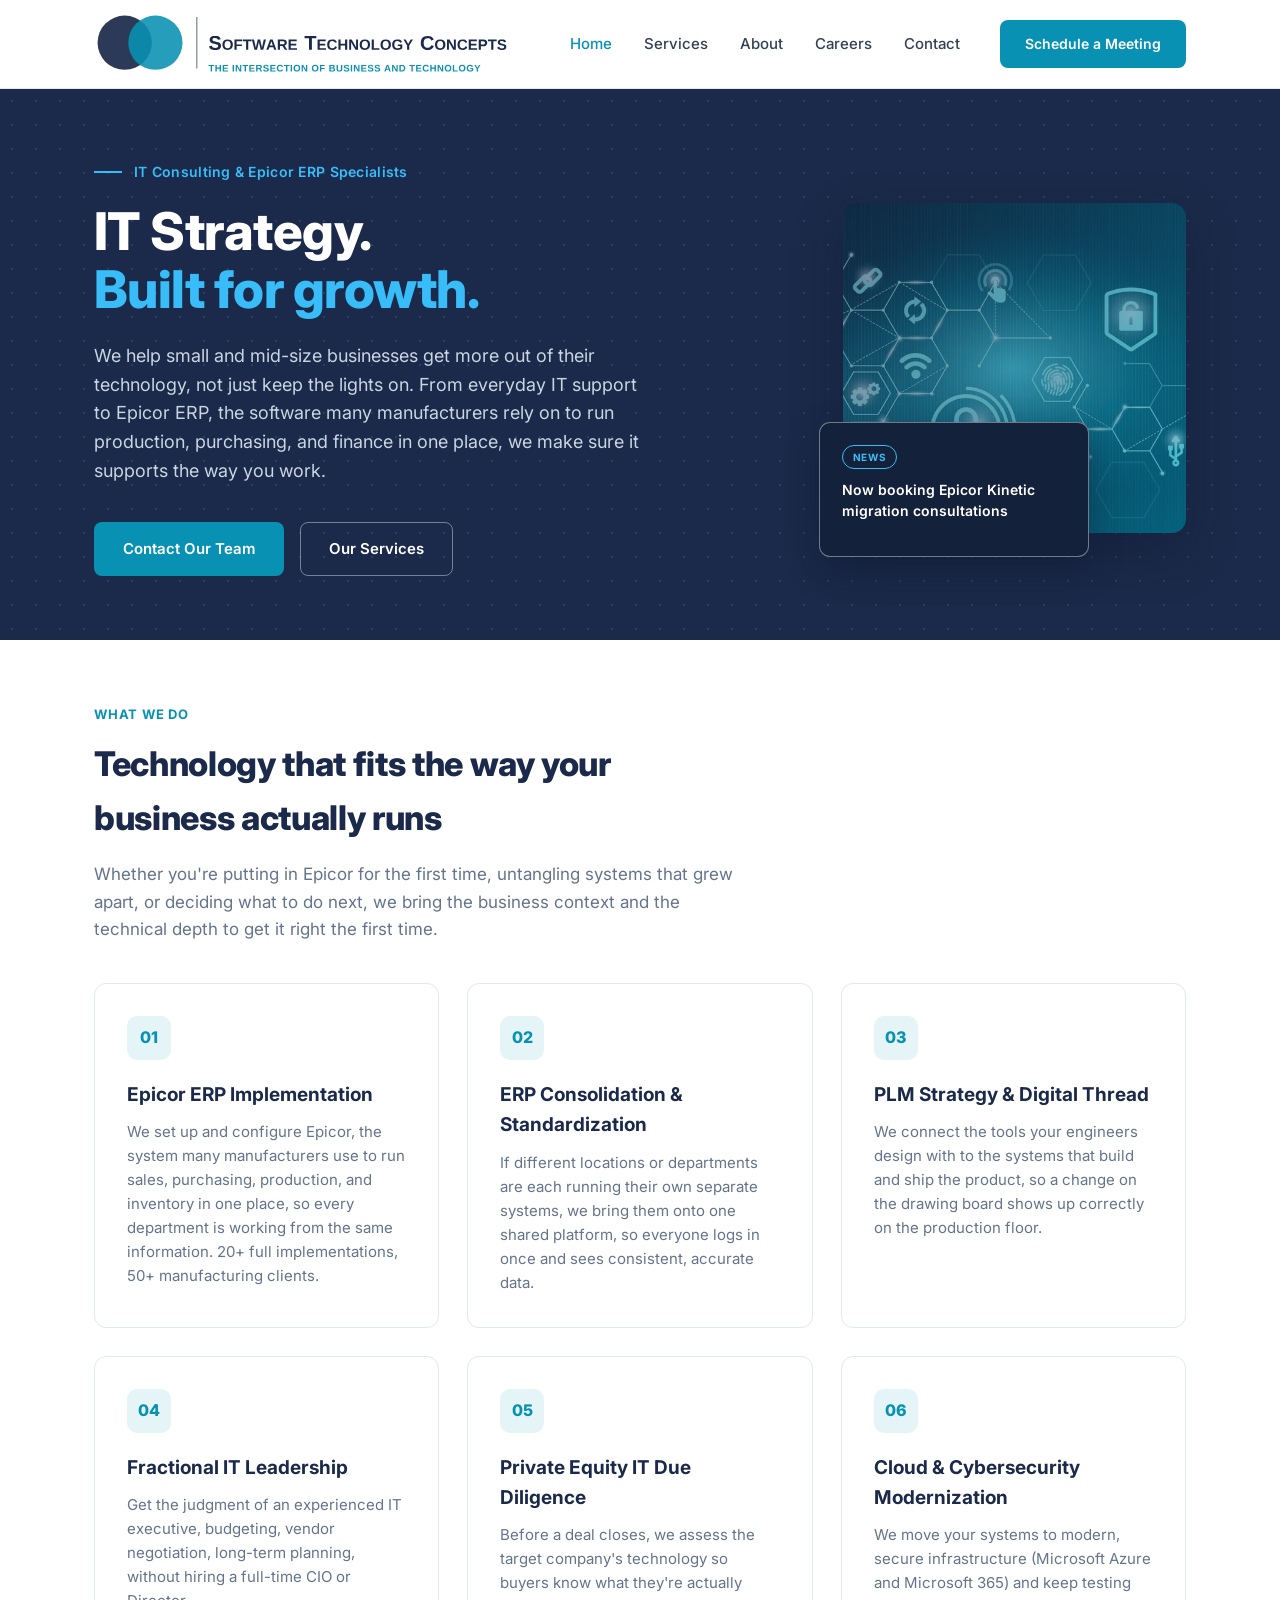
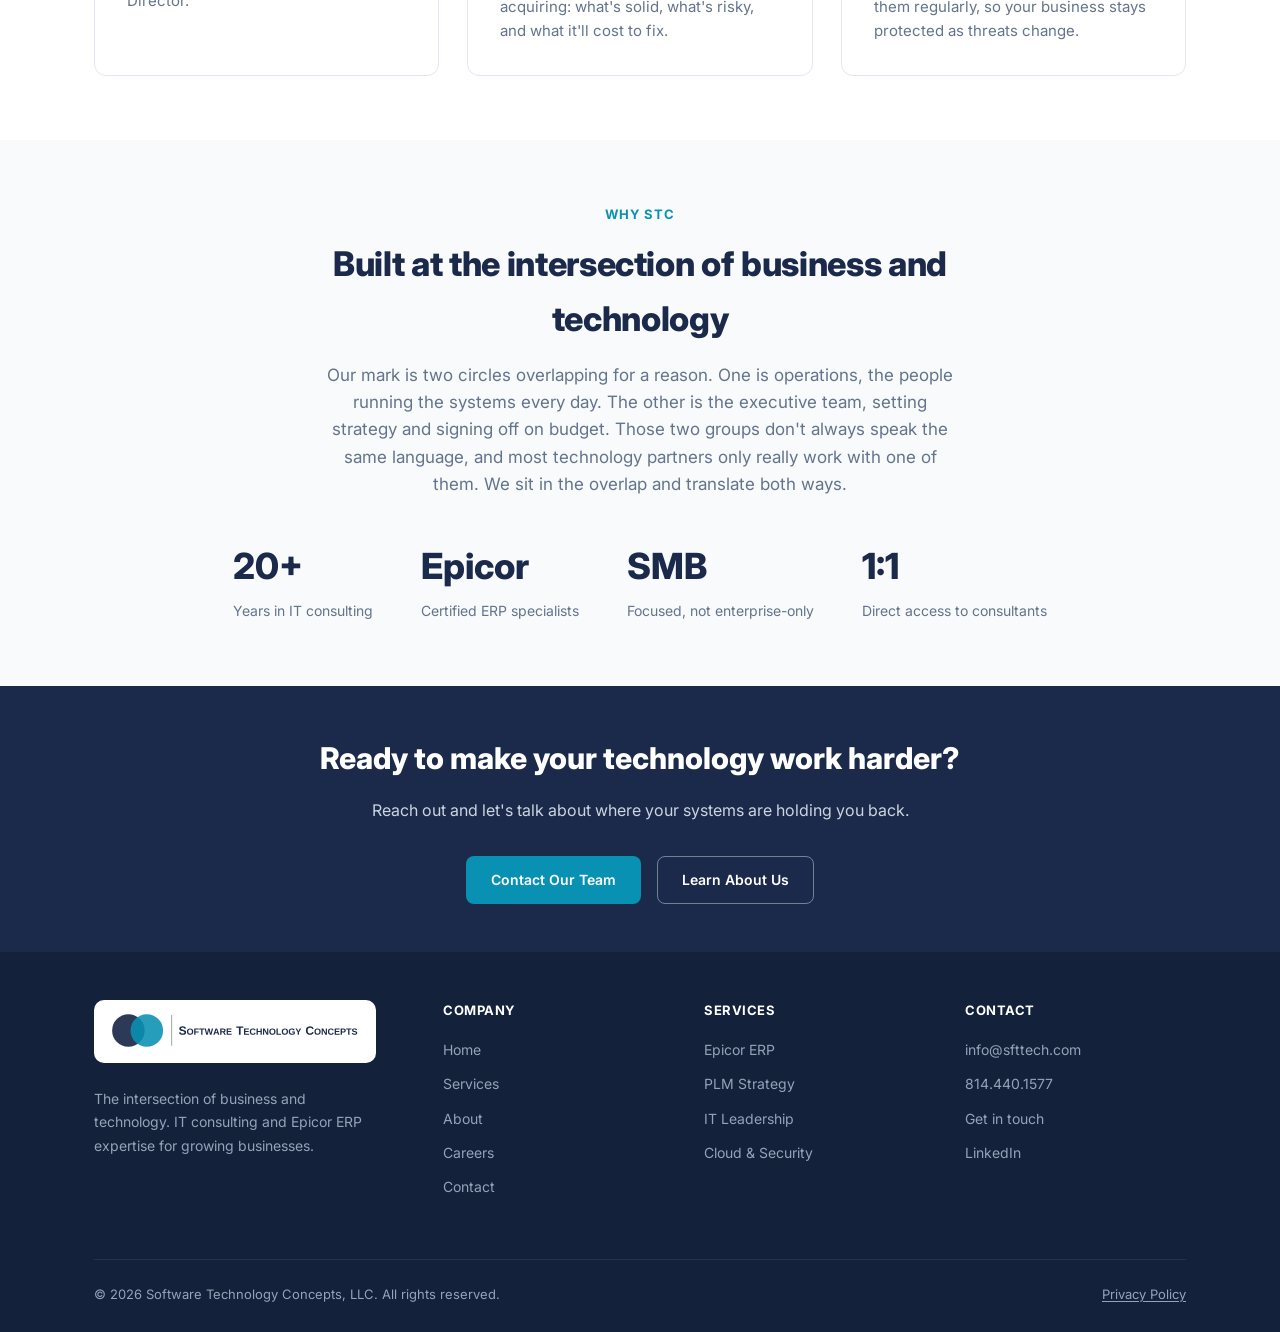
<file: index.html>
<!DOCTYPE html>
<html lang="en">
<head>
<meta charset="UTF-8">
<!-- Google tag (gtag.js) -->
<script async src="https://www.googletagmanager.com/gtag/js?id=G-DPHN141MF4"></script>
<script>
  window.dataLayer = window.dataLayer || [];
  function gtag(){dataLayer.push(arguments);}
  gtag('js', new Date());

  gtag('config', 'G-DPHN141MF4');
</script>

<meta name="viewport" content="width=device-width, initial-scale=1.0">
<title>Software Technology Concepts | IT Consulting &amp; Epicor ERP Specialists</title>
<meta name="description" content="Strategic IT consulting and Epicor ERP expertise for small and mid-size businesses. The intersection of business and technology.">
<meta property="og:type" content="website">
<meta property="og:title" content="Software Technology Concepts | IT Consulting &amp; Epicor ERP Specialists">
<meta property="og:description" content="Strategic IT consulting and Epicor ERP expertise for small and mid-size businesses. The intersection of business and technology.">
<meta property="og:url" content="https://sfttech.com/">
<meta property="og:image" content="https://sfttech.com/assets/img/hero-1.jpg">
<meta name="twitter:card" content="summary_large_image">
<meta name="twitter:title" content="Software Technology Concepts | IT Consulting &amp; Epicor ERP Specialists">
<meta name="twitter:description" content="Strategic IT consulting and Epicor ERP expertise for small and mid-size businesses. The intersection of business and technology.">
<meta name="twitter:image" content="https://sfttech.com/assets/img/hero-1.jpg">
<link rel="canonical" href="https://sfttech.com/">
<link rel="icon" type="image/svg+xml" href="assets/img/icon.svg">
<link rel="icon" type="image/png" sizes="48x48" href="assets/img/favicon.png">
<link rel="apple-touch-icon" sizes="180x180" href="assets/img/apple-touch-icon.png">
<link rel="preconnect" href="https://fonts.googleapis.com">
<link rel="preconnect" href="https://fonts.gstatic.com" crossorigin>
<link href="https://fonts.googleapis.com/css2?family=Inter:wght@400;500;600;700;800&display=swap" rel="stylesheet">
<link rel="stylesheet" href="assets/css/style.css?v=18">
<script type="application/ld+json">
{
  "@context": "https://schema.org",
  "@type": "ProfessionalService",
  "name": "Software Technology Concepts, LLC",
  "alternateName": "STC",
  "url": "https://sfttech.com/",
  "logo": "https://sfttech.com/assets/img/logo.svg",
  "image": "https://sfttech.com/assets/img/hero-1.jpg",
  "description": "IT consulting and Epicor ERP specialists for small and mid-size manufacturers. Epicor implementation, ERP consolidation, PLM strategy, fractional IT leadership, private equity IT due diligence, and cloud and cybersecurity modernization.",
  "telephone": "+1-814-440-1577",
  "email": "info@sfttech.com",
  "foundingDate": "2006",
  "address": { "@type": "PostalAddress", "addressLocality": "Akron", "addressRegion": "OH", "postalCode": "44333", "addressCountry": "US" },
  "areaServed": "US",
  "sameAs": ["https://www.linkedin.com/company/sfttech"],
  "knowsAbout": ["Epicor ERP", "Epicor Kinetic", "ERP consolidation", "PLM strategy", "FDA 21 CFR Part 11", "ISO 13485", "Fractional CIO", "IT due diligence", "Microsoft Azure", "Microsoft 365"],
  "hasOfferCatalog": {
    "@type": "OfferCatalog",
    "name": "Services",
    "itemListElement": [
      { "@type": "Offer", "itemOffered": { "@type": "Service", "name": "Epicor ERP Implementation & Support", "url": "https://sfttech.com/services.html#epicor-erp" } },
      { "@type": "Offer", "itemOffered": { "@type": "Service", "name": "ERP Consolidation & Multi-Site Standardization", "url": "https://sfttech.com/services.html#erp-consolidation" } },
      { "@type": "Offer", "itemOffered": { "@type": "Service", "name": "PLM Strategy & Digital Thread Integration", "url": "https://sfttech.com/services.html#plm-strategy" } },
      { "@type": "Offer", "itemOffered": { "@type": "Service", "name": "Fractional IT Leadership & Governance", "url": "https://sfttech.com/services.html#it-leadership" } },
      { "@type": "Offer", "itemOffered": { "@type": "Service", "name": "Private Equity IT Due Diligence & M&A Readiness", "url": "https://sfttech.com/services.html#pe-due-diligence" } },
      { "@type": "Offer", "itemOffered": { "@type": "Service", "name": "Cloud Infrastructure & Cybersecurity Modernization", "url": "https://sfttech.com/services.html#cloud-security" } },
      { "@type": "Offer", "itemOffered": { "@type": "Service", "name": "Technology Project & Program Management", "url": "https://sfttech.com/services.html#project-management" } }
    ]
  }
}
</script>
</head>
<body>

<header class="site-header">
  <div class="container">
    <a href="index.html" class="logo-link">
      <img src="assets/img/logo.svg" alt="Software Technology Concepts">
    </a>
    <nav class="main-nav" id="main-nav">
      <ul>
        <li><a href="index.html" class="active">Home</a></li>
        <li><a href="services.html">Services</a></li>
        <li><a href="about.html">About</a></li>
        <li><a href="careers.html">Careers</a></li>
        <li><a href="contact.html">Contact</a></li>
      </ul>
      <a href="booking.html" class="btn btn-primary">Schedule a Meeting</a>
    </nav>
    <button class="nav-toggle" aria-label="Toggle menu" aria-expanded="false" aria-controls="main-nav">
      <span></span><span></span><span></span>
    </button>
  </div>
</header>

<section class="hero">
  <div class="container hero-grid">
    <div class="hero-content">
      <div class="eyebrow">IT Consulting &amp; Epicor ERP Specialists</div>
      <h1>IT Strategy.<span class="accent">Built for growth.</span></h1>
      <p>We help small and mid-size businesses get more out of their technology, not just keep the lights on. From everyday IT support to Epicor ERP, the software many manufacturers rely on to run production, purchasing, and finance in one place, we make sure it supports the way you work.</p>
      <div class="cta-row">
        <a href="contact.html" class="btn btn-primary">Contact Our Team</a>
        <a href="services.html" class="btn btn-outline-light">Our Services</a>
      </div>
    </div>
    <div class="hero-graphic">
      <div class="hero-graphic-stack" role="img" aria-label="Software Technology Concepts">
        <div class="hero-graphic-img active" style="background-image: linear-gradient(135deg, rgba(27,42,74,0.55), rgba(8,145,178,0.55)), url('assets/img/hero-1.jpg');"></div>
        <div class="hero-graphic-img" data-bg="assets/img/hero-2.jpg"></div>
        <div class="hero-graphic-img" data-bg="assets/img/hero-3.jpg"></div>
        <div class="hero-graphic-img" data-bg="assets/img/hero-4.jpg"></div>
        <div class="hero-graphic-img" data-bg="assets/img/hero-5.jpg"></div>
        <div class="hero-graphic-img" data-bg="assets/img/hero-6.jpg"></div>
        <div class="hero-graphic-img" data-bg="assets/img/hero-7.jpg"></div>
      </div>
      <div class="news-box">
        <span class="news-label">News</span>
        <div class="news-rotator">
          <span class="news-item active">Now booking Epicor Kinetic migration consultations</span>
          <span class="news-item">Helping PE firms vet tech stacks before close</span>
          <span class="news-item">FDA audit season: is your documentation ready?</span>
          <span class="news-item">Fractional CIO engagements now available</span>
          <span class="news-item">Business process assessments now booking</span>
          <span class="news-item">Cloud and cybersecurity modernization projects underway</span>
          <span class="news-item">PLM strategy engagements for manufacturers</span>
        </div>
      </div>
    </div>
  </div>
</section>

<section>
  <div class="container">
    <div class="section-header">
      <div class="eyebrow">What we do</div>
      <h2>Technology that fits the way your business actually runs</h2>
      <p>Whether you're putting in Epicor for the first time, untangling systems that grew apart, or deciding what to do next, we bring the business context and the technical depth to get it right the first time.</p>
    </div>
    <div class="grid grid-3">
      <div class="card">
        <div class="icon-dot">01</div>
        <h3>Epicor ERP Implementation</h3>
        <p>We set up and configure Epicor, the system many manufacturers use to run sales, purchasing, production, and inventory in one place, so every department is working from the same information. 20+ full implementations, 50+ manufacturing clients.</p>
      </div>
      <div class="card">
        <div class="icon-dot">02</div>
        <h3>ERP Consolidation &amp; Standardization</h3>
        <p>If different locations or departments are each running their own separate systems, we bring them onto one shared platform, so everyone logs in once and sees consistent, accurate data.</p>
      </div>
      <div class="card">
        <div class="icon-dot">03</div>
        <h3>PLM Strategy &amp; Digital Thread</h3>
        <p>We connect the tools your engineers design with to the systems that build and ship the product, so a change on the drawing board shows up correctly on the production floor.</p>
      </div>
      <div class="card">
        <div class="icon-dot">04</div>
        <h3>Fractional IT Leadership</h3>
        <p>Get the judgment of an experienced IT executive, budgeting, vendor negotiation, long-term planning, without hiring a full-time CIO or Director.</p>
      </div>
      <div class="card">
        <div class="icon-dot">05</div>
        <h3>Private Equity IT Due Diligence</h3>
        <p>Before a deal closes, we assess the target company's technology so buyers know what they're actually acquiring: what's solid, what's risky, and what it'll cost to fix.</p>
      </div>
      <div class="card">
        <div class="icon-dot">06</div>
        <h3>Cloud &amp; Cybersecurity Modernization</h3>
        <p>We move your systems to modern, secure infrastructure (Microsoft Azure and Microsoft 365) and keep testing them regularly, so your business stays protected as threats change.</p>
      </div>
    </div>
  </div>
</section>

<section class="section-alt">
  <div class="container">
    <div class="section-header centered" style="margin-left:auto;margin-right:auto;">
      <div class="eyebrow">Why STC</div>
      <h2>Built at the intersection of business and technology</h2>
      <p>Our mark is two circles overlapping for a reason. One is operations, the people running the systems every day. The other is the executive team, setting strategy and signing off on budget. Those two groups don't always speak the same language, and most technology partners only really work with one of them. We sit in the overlap and translate both ways.</p>
    </div>
    <div class="stats" style="justify-content:center;">
      <div class="stat"><div class="num">20+</div><div class="label">Years in IT consulting</div></div>
      <div class="stat"><div class="num">Epicor</div><div class="label">Certified ERP specialists</div></div>
      <div class="stat"><div class="num">SMB</div><div class="label">Focused, not enterprise-only</div></div>
      <div class="stat"><div class="num">1:1</div><div class="label">Direct access to consultants</div></div>
    </div>
  </div>
</section>

<div class="cta-band">
  <div class="container">
    <h2>Ready to make your technology work harder?</h2>
    <p>Reach out and let's talk about where your systems are holding you back.</p>
    <div class="cta-row">
      <a href="contact.html" class="btn btn-primary">Contact Our Team</a>
      <a href="about.html" class="btn btn-outline-light">Learn About Us</a>
    </div>
  </div>
</div>

<footer class="site-footer">
  <div class="container">
    <div class="footer-top">
      <div>
        <div class="footer-logo-badge">
          <img src="assets/img/logo-notagline.svg" alt="Software Technology Concepts">
        </div>
        <p>The intersection of business and technology. IT consulting and Epicor ERP expertise for growing businesses.</p>
      </div>
      <div class="footer-col">
        <h4>Company</h4>
        <ul>
          <li><a href="index.html">Home</a></li>
          <li><a href="services.html">Services</a></li>
          <li><a href="about.html">About</a></li>
          <li><a href="careers.html">Careers</a></li>
          <li><a href="contact.html">Contact</a></li>
        </ul>
      </div>
      <div class="footer-col">
        <h4>Services</h4>
        <ul>
          <li><a href="services.html#epicor-erp">Epicor ERP</a></li>
          <li><a href="services.html#plm-strategy">PLM Strategy</a></li>
          <li><a href="services.html#it-leadership">IT Leadership</a></li>
          <li><a href="services.html#cloud-security">Cloud &amp; Security</a></li>
        </ul>
      </div>
      <div class="footer-col">
        <h4>Contact</h4>
        <ul>
          <li><a href="mailto:info@sfttech.com">info@sfttech.com</a></li>
          <li><a href="tel:+18144401577">814.440.1577</a></li>
          <li><a href="contact.html">Get in touch</a></li>
          <li><a href="https://www.linkedin.com/company/sfttech" target="_blank" rel="noopener">LinkedIn</a></li>
        </ul>
      </div>
    </div>
    <div class="footer-bottom">
      <span>&copy; 2026 Software Technology Concepts, LLC. All rights reserved.</span>
      <span><a href="privacy.html">Privacy Policy</a></span>
    </div>
  </div>
</footer>

<script src="assets/js/main.js?v=18"></script>
</body>
</html>
</file>
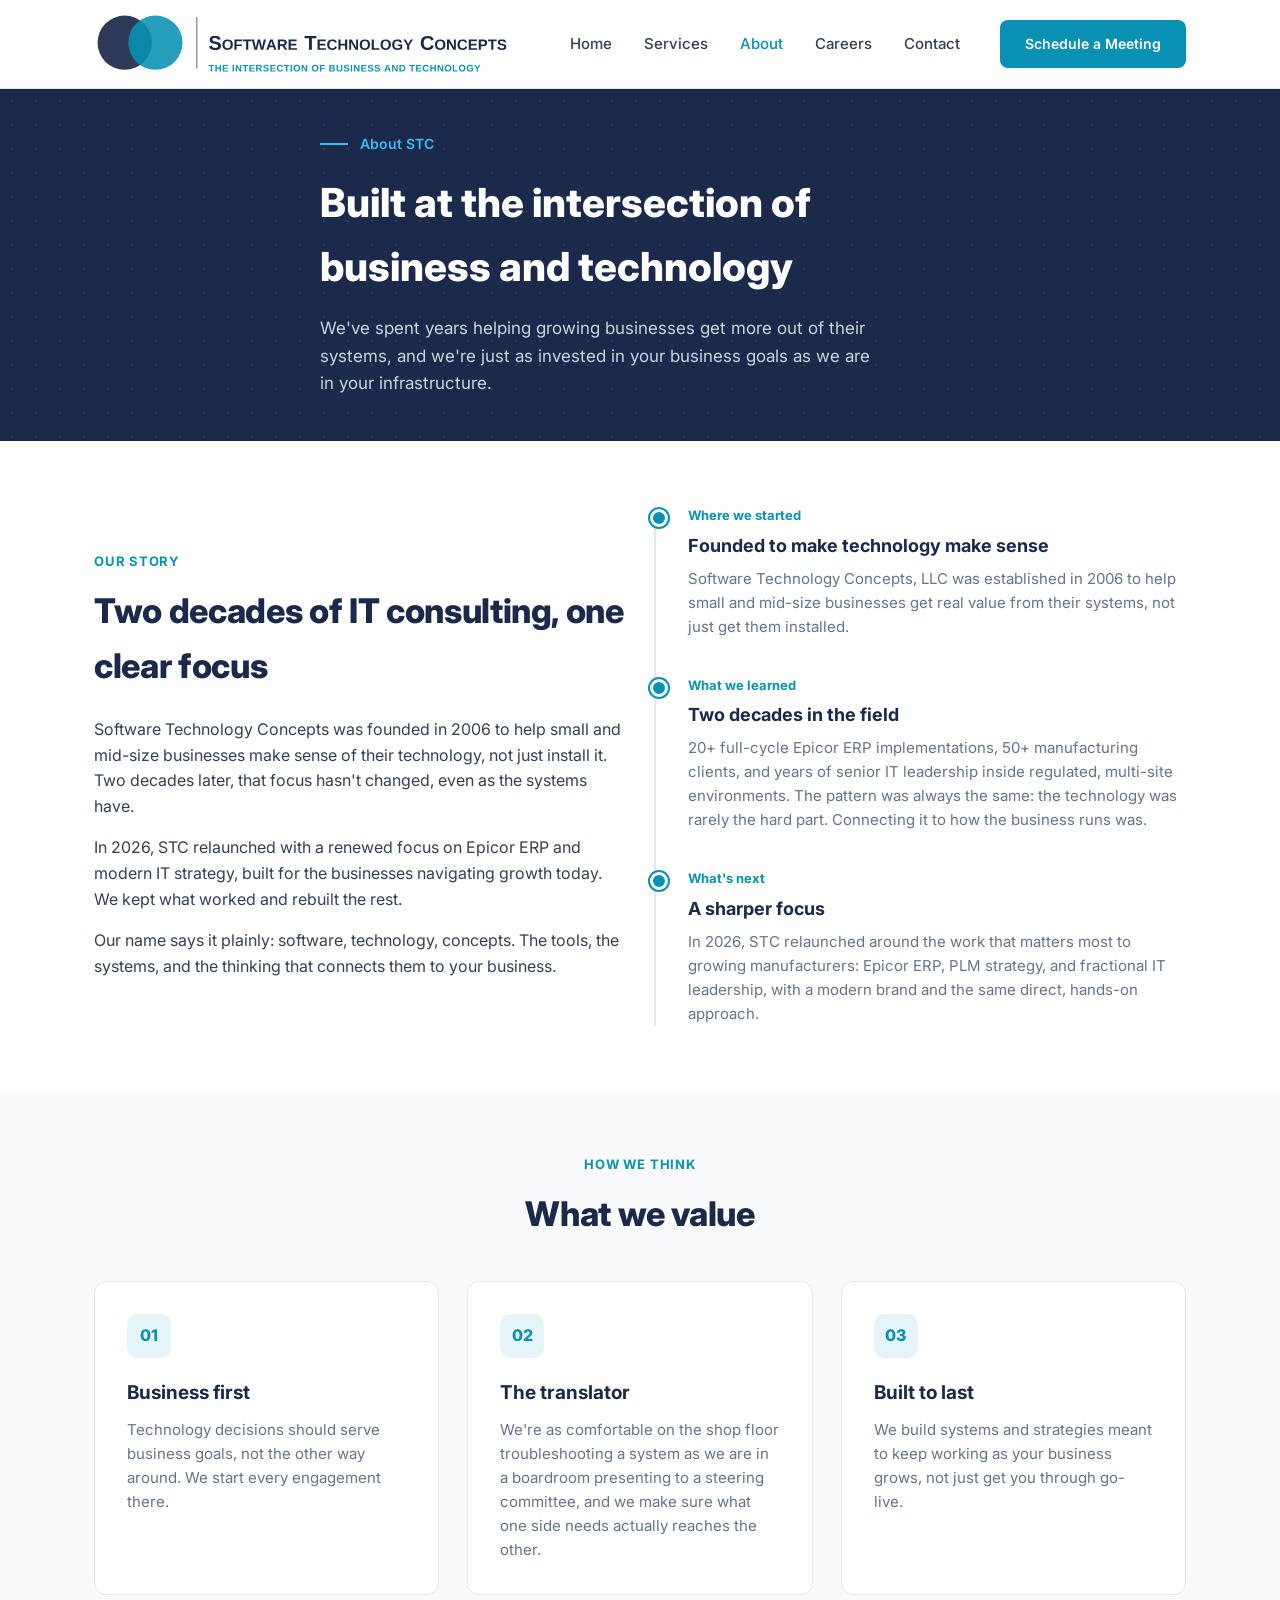
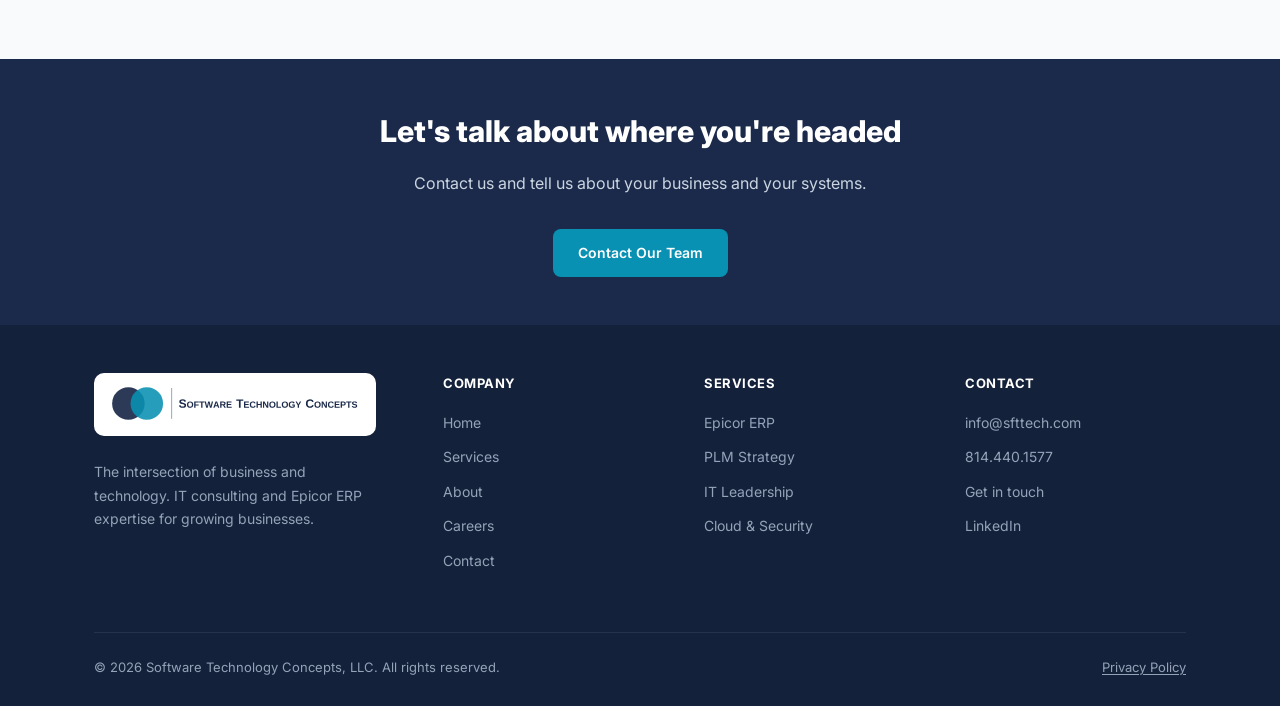
<file: about.html>
<!DOCTYPE html>
<html lang="en">
<head>
<meta charset="UTF-8">
<!-- Google tag (gtag.js) -->
<script async src="https://www.googletagmanager.com/gtag/js?id=G-DPHN141MF4"></script>
<script>
  window.dataLayer = window.dataLayer || [];
  function gtag(){dataLayer.push(arguments);}
  gtag('js', new Date());

  gtag('config', 'G-DPHN141MF4');
</script>

<meta name="viewport" content="width=device-width, initial-scale=1.0">
<title>About | Software Technology Concepts</title>
<meta name="description" content="Software Technology Concepts is an IT consulting and Epicor ERP firm built at the intersection of business and technology.">
<meta property="og:type" content="website">
<meta property="og:title" content="About | Software Technology Concepts">
<meta property="og:description" content="Software Technology Concepts is an IT consulting and Epicor ERP firm built at the intersection of business and technology.">
<meta property="og:url" content="https://sfttech.com/about.html">
<meta property="og:image" content="https://sfttech.com/assets/img/hero-1.jpg">
<meta name="twitter:card" content="summary_large_image">
<meta name="twitter:title" content="About | Software Technology Concepts">
<meta name="twitter:description" content="Software Technology Concepts is an IT consulting and Epicor ERP firm built at the intersection of business and technology.">
<meta name="twitter:image" content="https://sfttech.com/assets/img/hero-1.jpg">
<link rel="canonical" href="https://sfttech.com/about.html">
<link rel="icon" type="image/svg+xml" href="assets/img/icon.svg">
<link rel="icon" type="image/png" sizes="48x48" href="assets/img/favicon.png">
<link rel="apple-touch-icon" sizes="180x180" href="assets/img/apple-touch-icon.png">
<link rel="preconnect" href="https://fonts.googleapis.com">
<link rel="preconnect" href="https://fonts.gstatic.com" crossorigin>
<link href="https://fonts.googleapis.com/css2?family=Inter:wght@400;500;600;700;800&display=swap" rel="stylesheet">
<link rel="stylesheet" href="assets/css/style.css?v=18">
</head>
<body>

<header class="site-header">
  <div class="container">
    <a href="index.html" class="logo-link">
      <img src="assets/img/logo.svg" alt="Software Technology Concepts">
    </a>
    <nav class="main-nav" id="main-nav">
      <ul>
        <li><a href="index.html">Home</a></li>
        <li><a href="services.html">Services</a></li>
        <li><a href="about.html" class="active">About</a></li>
        <li><a href="careers.html">Careers</a></li>
        <li><a href="contact.html">Contact</a></li>
      </ul>
      <a href="booking.html" class="btn btn-primary">Schedule a Meeting</a>
    </nav>
    <button class="nav-toggle" aria-label="Toggle menu" aria-expanded="false" aria-controls="main-nav">
      <span></span><span></span><span></span>
    </button>
  </div>
</header>

<section class="page-hero">
  <div class="container">
    <div class="eyebrow">About STC</div>
    <h1>Built at the intersection of business and technology</h1>
    <p>We've spent years helping growing businesses get more out of their systems, and we're just as invested in your business goals as we are in your infrastructure.</p>
  </div>
</section>

<section>
  <div class="container">
    <div class="grid grid-2" style="align-items:center;">
      <div>
        <div class="section-header" style="margin-bottom:24px;">
          <div class="eyebrow">Our story</div>
          <h2>Two decades of IT consulting, one clear focus</h2>
        </div>
        <p style="margin-bottom:16px;">Software Technology Concepts was founded in 2006 to help small and mid-size businesses make sense of their technology, not just install it. Two decades later, that focus hasn't changed, even as the systems have.</p>
        <p style="margin-bottom:16px;">In 2026, STC relaunched with a renewed focus on Epicor ERP and modern IT strategy, built for the businesses navigating growth today. We kept what worked and rebuilt the rest.</p>
        <p>Our name says it plainly: software, technology, concepts. The tools, the systems, and the thinking that connects them to your business.</p>
      </div>
      <div class="timeline">
        <div class="timeline-item">
          <div class="year">Where we started</div>
          <h3>Founded to make technology make sense</h3>
          <p>Software Technology Concepts, LLC was established in 2006 to help small and mid-size businesses get real value from their systems, not just get them installed.</p>
        </div>
        <div class="timeline-item">
          <div class="year">What we learned</div>
          <h3>Two decades in the field</h3>
          <p>20+ full-cycle Epicor ERP implementations, 50+ manufacturing clients, and years of senior IT leadership inside regulated, multi-site environments. The pattern was always the same: the technology was rarely the hard part. Connecting it to how the business runs was.</p>
        </div>
        <div class="timeline-item">
          <div class="year">What's next</div>
          <h3>A sharper focus</h3>
          <p>In 2026, STC relaunched around the work that matters most to growing manufacturers: Epicor ERP, PLM strategy, and fractional IT leadership, with a modern brand and the same direct, hands-on approach.</p>
        </div>
      </div>
    </div>
  </div>
</section>

<section class="section-alt">
  <div class="container">
    <div class="section-header centered" style="margin-left:auto;margin-right:auto;">
      <div class="eyebrow">How we think</div>
      <h2>What we value</h2>
    </div>
    <div class="grid grid-3">
      <div class="card">
        <div class="icon-dot">01</div>
        <h3>Business first</h3>
        <p>Technology decisions should serve business goals, not the other way around. We start every engagement there.</p>
      </div>
      <div class="card">
        <div class="icon-dot">02</div>
        <h3>The translator</h3>
        <p>We're as comfortable on the shop floor troubleshooting a system as we are in a boardroom presenting to a steering committee, and we make sure what one side needs actually reaches the other.</p>
      </div>
      <div class="card">
        <div class="icon-dot">03</div>
        <h3>Built to last</h3>
        <p>We build systems and strategies meant to keep working as your business grows, not just get you through go-live.</p>
      </div>
    </div>
  </div>
</section>

<div class="cta-band">
  <div class="container">
    <h2>Let's talk about where you're headed</h2>
    <p>Contact us and tell us about your business and your systems.</p>
    <div class="cta-row">
      <a href="contact.html" class="btn btn-primary">Contact Our Team</a>
    </div>
  </div>
</div>

<footer class="site-footer">
  <div class="container">
    <div class="footer-top">
      <div>
        <div class="footer-logo-badge">
          <img src="assets/img/logo-notagline.svg" alt="Software Technology Concepts">
        </div>
        <p>The intersection of business and technology. IT consulting and Epicor ERP expertise for growing businesses.</p>
      </div>
      <div class="footer-col">
        <h4>Company</h4>
        <ul>
          <li><a href="index.html">Home</a></li>
          <li><a href="services.html">Services</a></li>
          <li><a href="about.html">About</a></li>
          <li><a href="careers.html">Careers</a></li>
          <li><a href="contact.html">Contact</a></li>
        </ul>
      </div>
      <div class="footer-col">
        <h4>Services</h4>
        <ul>
          <li><a href="services.html#epicor-erp">Epicor ERP</a></li>
          <li><a href="services.html#plm-strategy">PLM Strategy</a></li>
          <li><a href="services.html#it-leadership">IT Leadership</a></li>
          <li><a href="services.html#cloud-security">Cloud &amp; Security</a></li>
        </ul>
      </div>
      <div class="footer-col">
        <h4>Contact</h4>
        <ul>
          <li><a href="mailto:info@sfttech.com">info@sfttech.com</a></li>
          <li><a href="tel:+18144401577">814.440.1577</a></li>
          <li><a href="contact.html">Get in touch</a></li>
          <li><a href="https://www.linkedin.com/company/sfttech" target="_blank" rel="noopener">LinkedIn</a></li>
        </ul>
      </div>
    </div>
    <div class="footer-bottom">
      <span>&copy; 2026 Software Technology Concepts, LLC. All rights reserved.</span>
      <span><a href="privacy.html">Privacy Policy</a></span>
    </div>
  </div>
</footer>

<script src="assets/js/main.js?v=18"></script>
</body>
</html>
</file>
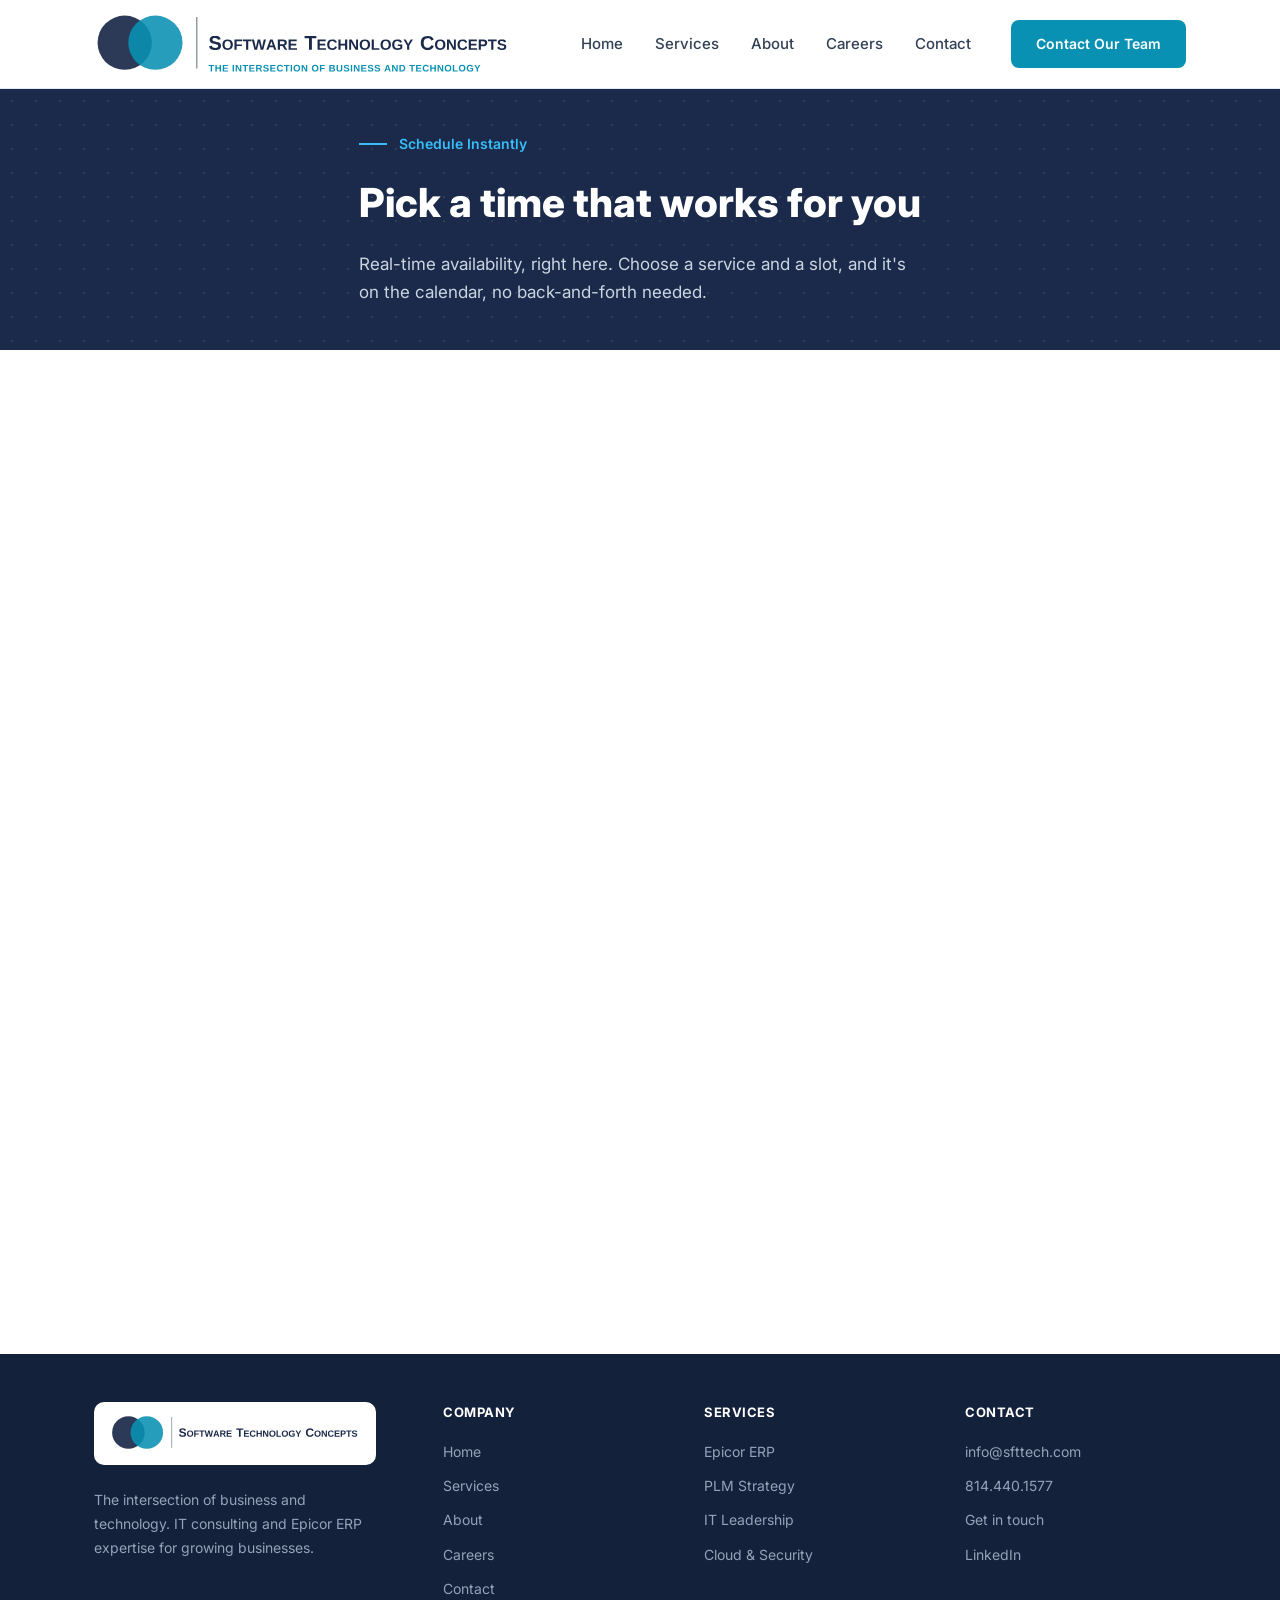
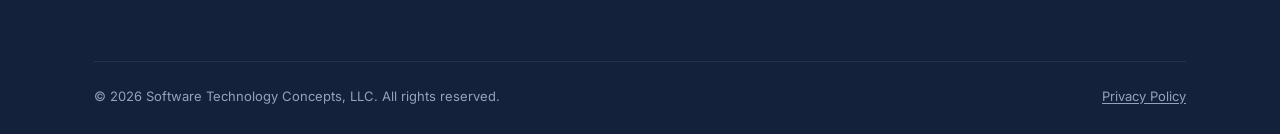
<file: booking.html>
<!DOCTYPE html>
<html lang="en">
<head>
<meta charset="UTF-8">
<!-- Google tag (gtag.js) -->
<script async src="https://www.googletagmanager.com/gtag/js?id=G-DPHN141MF4"></script>
<script>
  window.dataLayer = window.dataLayer || [];
  function gtag(){dataLayer.push(arguments);}
  gtag('js', new Date());

  gtag('config', 'G-DPHN141MF4');
</script>

<meta name="viewport" content="width=device-width, initial-scale=1.0">
<title>Book a Consultation | Software Technology Concepts</title>
<meta name="description" content="See real-time availability and book a consultation with Software Technology Concepts, IT consulting and Epicor ERP specialists for small and mid-size businesses.">
<meta property="og:type" content="website">
<meta property="og:title" content="Book a Consultation | Software Technology Concepts">
<meta property="og:description" content="See real-time availability and book a consultation with Software Technology Concepts, IT consulting and Epicor ERP specialists for small and mid-size businesses.">
<meta property="og:url" content="https://sfttech.com/booking.html">
<meta property="og:image" content="https://sfttech.com/assets/img/hero-1.jpg">
<meta name="twitter:card" content="summary_large_image">
<meta name="twitter:title" content="Book a Consultation | Software Technology Concepts">
<meta name="twitter:description" content="See real-time availability and book a consultation with Software Technology Concepts, IT consulting and Epicor ERP specialists for small and mid-size businesses.">
<meta name="twitter:image" content="https://sfttech.com/assets/img/hero-1.jpg">
<link rel="canonical" href="https://sfttech.com/booking.html">
<link rel="icon" type="image/svg+xml" href="assets/img/icon.svg">
<link rel="icon" type="image/png" sizes="48x48" href="assets/img/favicon.png">
<link rel="apple-touch-icon" sizes="180x180" href="assets/img/apple-touch-icon.png">
<link rel="preconnect" href="https://fonts.googleapis.com">
<link rel="preconnect" href="https://fonts.gstatic.com" crossorigin>
<link href="https://fonts.googleapis.com/css2?family=Inter:wght@400;500;600;700;800&display=swap" rel="stylesheet">
<link rel="stylesheet" href="assets/css/style.css?v=18">
</head>
<body>

<header class="site-header">
  <div class="container">
    <a href="index.html" class="logo-link">
      <img src="assets/img/logo.svg" alt="Software Technology Concepts">
    </a>
    <nav class="main-nav" id="main-nav">
      <ul>
        <li><a href="index.html">Home</a></li>
        <li><a href="services.html">Services</a></li>
        <li><a href="about.html">About</a></li>
        <li><a href="careers.html">Careers</a></li>
        <li><a href="contact.html">Contact</a></li>
      </ul>
      <a href="contact.html" class="btn btn-primary">Contact Our Team</a>
    </nav>
    <button class="nav-toggle" aria-label="Toggle menu" aria-expanded="false" aria-controls="main-nav">
      <span></span><span></span><span></span>
    </button>
  </div>
</header>

<section class="page-hero">
  <div class="container">
    <div class="eyebrow">Schedule Instantly</div>
    <h1>Pick a time that works for you</h1>
    <p>Real-time availability, right here. Choose a service and a slot, and it's on the calendar, no back-and-forth needed.</p>
  </div>
</section>

<section class="booking-section">
  <div class="booking-frame">
    <iframe src="https://outlook.office.com/owa/calendar/STCInfo@NETORG574964.onmicrosoft.com/bookings/?ismsaljsauthenabled" title="Schedule a consultation with Software Technology Concepts" loading="lazy"></iframe>
  </div>
</section>

<footer class="site-footer">
  <div class="container">
    <div class="footer-top">
      <div>
        <div class="footer-logo-badge">
          <img src="assets/img/logo-notagline.svg" alt="Software Technology Concepts">
        </div>
        <p>The intersection of business and technology. IT consulting and Epicor ERP expertise for growing businesses.</p>
      </div>
      <div class="footer-col">
        <h4>Company</h4>
        <ul>
          <li><a href="index.html">Home</a></li>
          <li><a href="services.html">Services</a></li>
          <li><a href="about.html">About</a></li>
          <li><a href="careers.html">Careers</a></li>
          <li><a href="contact.html">Contact</a></li>
        </ul>
      </div>
      <div class="footer-col">
        <h4>Services</h4>
        <ul>
          <li><a href="services.html#epicor-erp">Epicor ERP</a></li>
          <li><a href="services.html#plm-strategy">PLM Strategy</a></li>
          <li><a href="services.html#it-leadership">IT Leadership</a></li>
          <li><a href="services.html#cloud-security">Cloud &amp; Security</a></li>
        </ul>
      </div>
      <div class="footer-col">
        <h4>Contact</h4>
        <ul>
          <li><a href="mailto:info@sfttech.com">info@sfttech.com</a></li>
          <li><a href="tel:+18144401577">814.440.1577</a></li>
          <li><a href="contact.html">Get in touch</a></li>
          <li><a href="https://www.linkedin.com/company/sfttech" target="_blank" rel="noopener">LinkedIn</a></li>
        </ul>
      </div>
    </div>
    <div class="footer-bottom">
      <span>&copy; 2026 Software Technology Concepts, LLC. All rights reserved.</span>
      <span><a href="privacy.html">Privacy Policy</a></span>
    </div>
  </div>
</footer>

<script src="assets/js/main.js?v=18"></script>
</body>
</html>
</file>
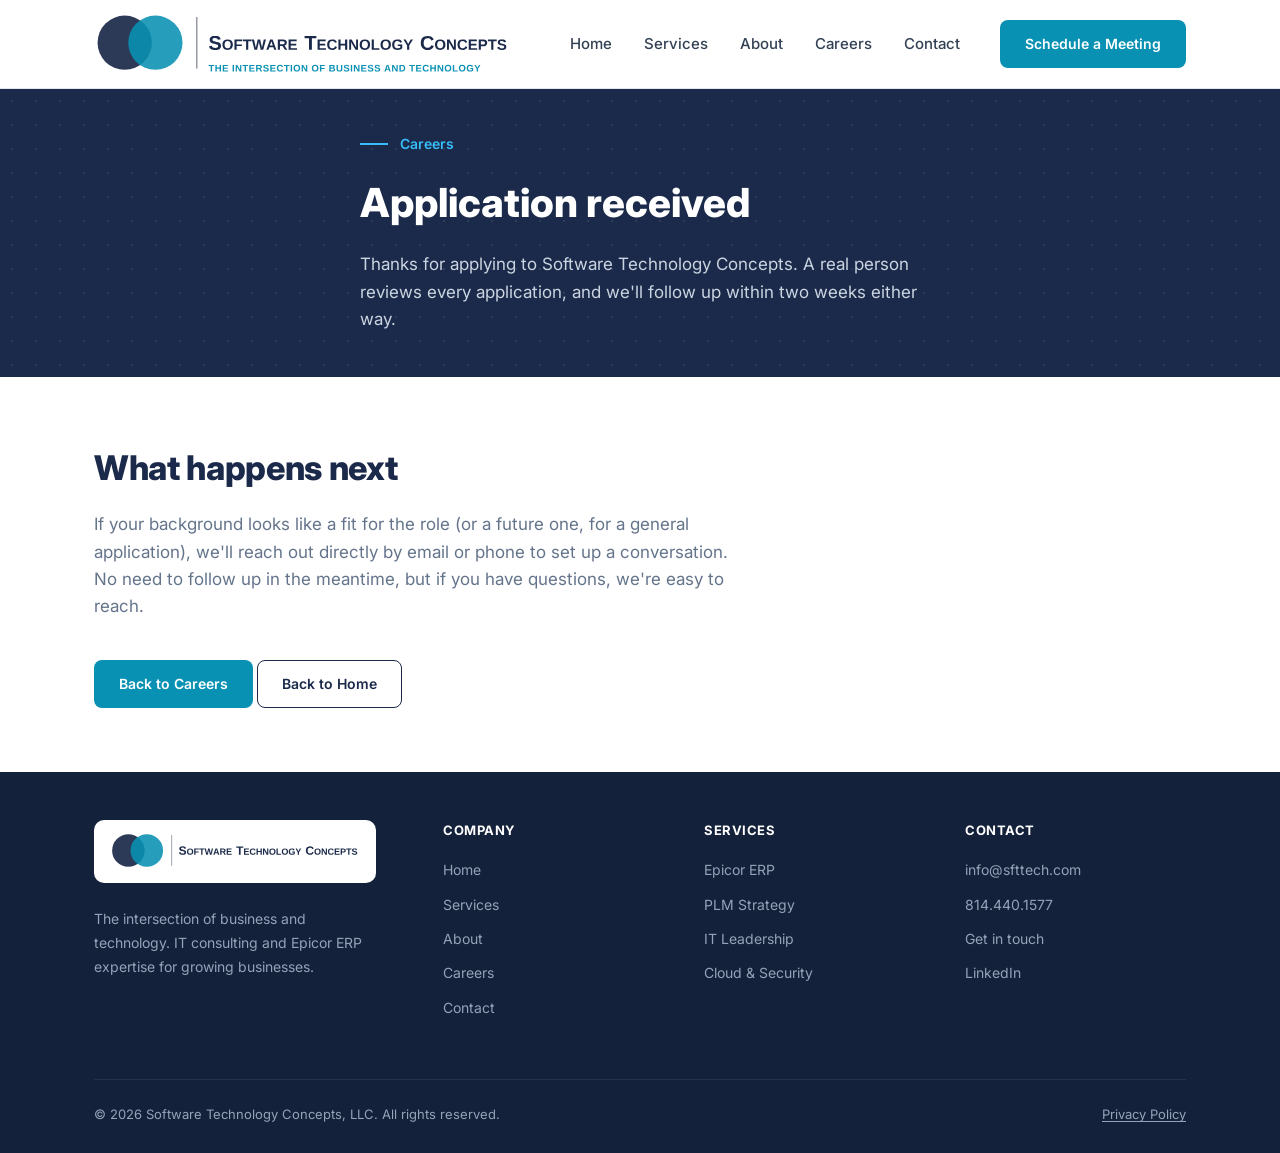
<file: careers-thank-you.html>
<!DOCTYPE html>
<html lang="en">
<head>
<meta charset="UTF-8">
<!-- Google tag (gtag.js) -->
<script async src="https://www.googletagmanager.com/gtag/js?id=G-DPHN141MF4"></script>
<script>
  window.dataLayer = window.dataLayer || [];
  function gtag(){dataLayer.push(arguments);}
  gtag('js', new Date());

  gtag('config', 'G-DPHN141MF4');
</script>

<meta name="viewport" content="width=device-width, initial-scale=1.0">
<meta name="robots" content="noindex">
<title>Application Received | Software Technology Concepts</title>
<meta name="description" content="Thanks for applying to Software Technology Concepts.">
<link rel="canonical" href="https://sfttech.com/careers-thank-you.html">
<link rel="icon" type="image/svg+xml" href="assets/img/icon.svg">
<link rel="icon" type="image/png" sizes="48x48" href="assets/img/favicon.png">
<link rel="apple-touch-icon" sizes="180x180" href="assets/img/apple-touch-icon.png">
<link rel="preconnect" href="https://fonts.googleapis.com">
<link rel="preconnect" href="https://fonts.gstatic.com" crossorigin>
<link href="https://fonts.googleapis.com/css2?family=Inter:wght@400;500;600;700;800&display=swap" rel="stylesheet">
<link rel="stylesheet" href="assets/css/style.css?v=18">
</head>
<body>

<header class="site-header">
  <div class="container">
    <a href="index.html" class="logo-link">
      <img src="assets/img/logo.svg" alt="Software Technology Concepts">
    </a>
    <nav class="main-nav" id="main-nav">
      <ul>
        <li><a href="index.html">Home</a></li>
        <li><a href="services.html">Services</a></li>
        <li><a href="about.html">About</a></li>
        <li><a href="careers.html">Careers</a></li>
        <li><a href="contact.html">Contact</a></li>
      </ul>
      <a href="booking.html" class="btn btn-primary">Schedule a Meeting</a>
    </nav>
    <button class="nav-toggle" aria-label="Toggle menu" aria-expanded="false" aria-controls="main-nav">
      <span></span><span></span><span></span>
    </button>
  </div>
</header>

<section class="page-hero">
  <div class="container">
    <div class="eyebrow">Careers</div>
    <h1>Application received</h1>
    <p>Thanks for applying to Software Technology Concepts. A real person reviews every application, and we'll follow up within two weeks either way.</p>
  </div>
</section>

<section>
  <div class="container">
    <div class="section-header">
      <h2>What happens next</h2>
      <p>If your background looks like a fit for the role (or a future one, for a general application), we'll reach out directly by email or phone to set up a conversation. No need to follow up in the meantime, but if you have questions, we're easy to reach.</p>
    </div>
    <div class="cta-row">
      <a href="careers.html" class="btn btn-primary">Back to Careers</a>
      <a href="index.html" class="btn btn-outline-dark">Back to Home</a>
    </div>
  </div>
</section>

<footer class="site-footer">
  <div class="container">
    <div class="footer-top">
      <div>
        <div class="footer-logo-badge">
          <img src="assets/img/logo-notagline.svg" alt="Software Technology Concepts">
        </div>
        <p>The intersection of business and technology. IT consulting and Epicor ERP expertise for growing businesses.</p>
      </div>
      <div class="footer-col">
        <h4>Company</h4>
        <ul>
          <li><a href="index.html">Home</a></li>
          <li><a href="services.html">Services</a></li>
          <li><a href="about.html">About</a></li>
          <li><a href="careers.html">Careers</a></li>
          <li><a href="contact.html">Contact</a></li>
        </ul>
      </div>
      <div class="footer-col">
        <h4>Services</h4>
        <ul>
          <li><a href="services.html#epicor-erp">Epicor ERP</a></li>
          <li><a href="services.html#plm-strategy">PLM Strategy</a></li>
          <li><a href="services.html#it-leadership">IT Leadership</a></li>
          <li><a href="services.html#cloud-security">Cloud &amp; Security</a></li>
        </ul>
      </div>
      <div class="footer-col">
        <h4>Contact</h4>
        <ul>
          <li><a href="mailto:info@sfttech.com">info@sfttech.com</a></li>
          <li><a href="tel:+18144401577">814.440.1577</a></li>
          <li><a href="contact.html">Get in touch</a></li>
          <li><a href="https://www.linkedin.com/company/sfttech" target="_blank" rel="noopener">LinkedIn</a></li>
        </ul>
      </div>
    </div>
    <div class="footer-bottom">
      <span>&copy; 2026 Software Technology Concepts, LLC. All rights reserved.</span>
      <span><a href="privacy.html">Privacy Policy</a></span>
    </div>
  </div>
</footer>

<script src="assets/js/main.js?v=18"></script>
</body>
</html>
</file>
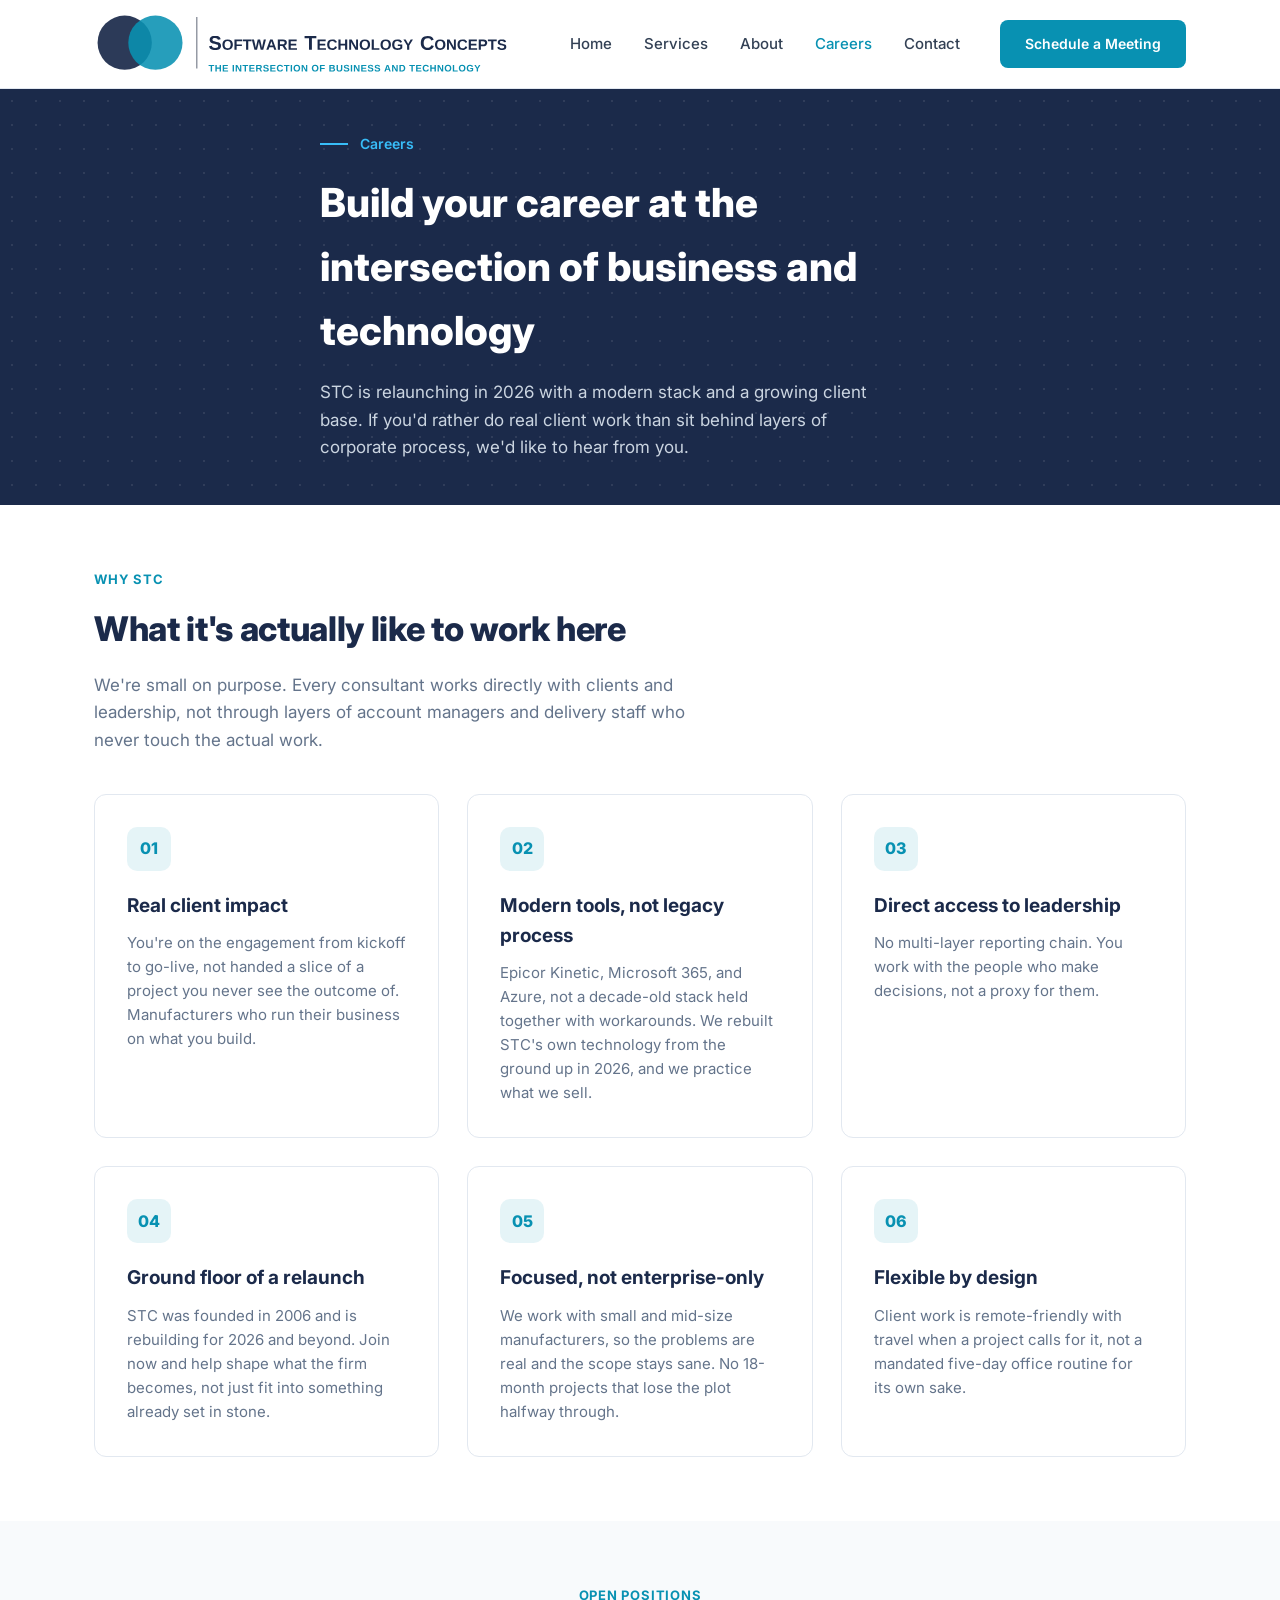
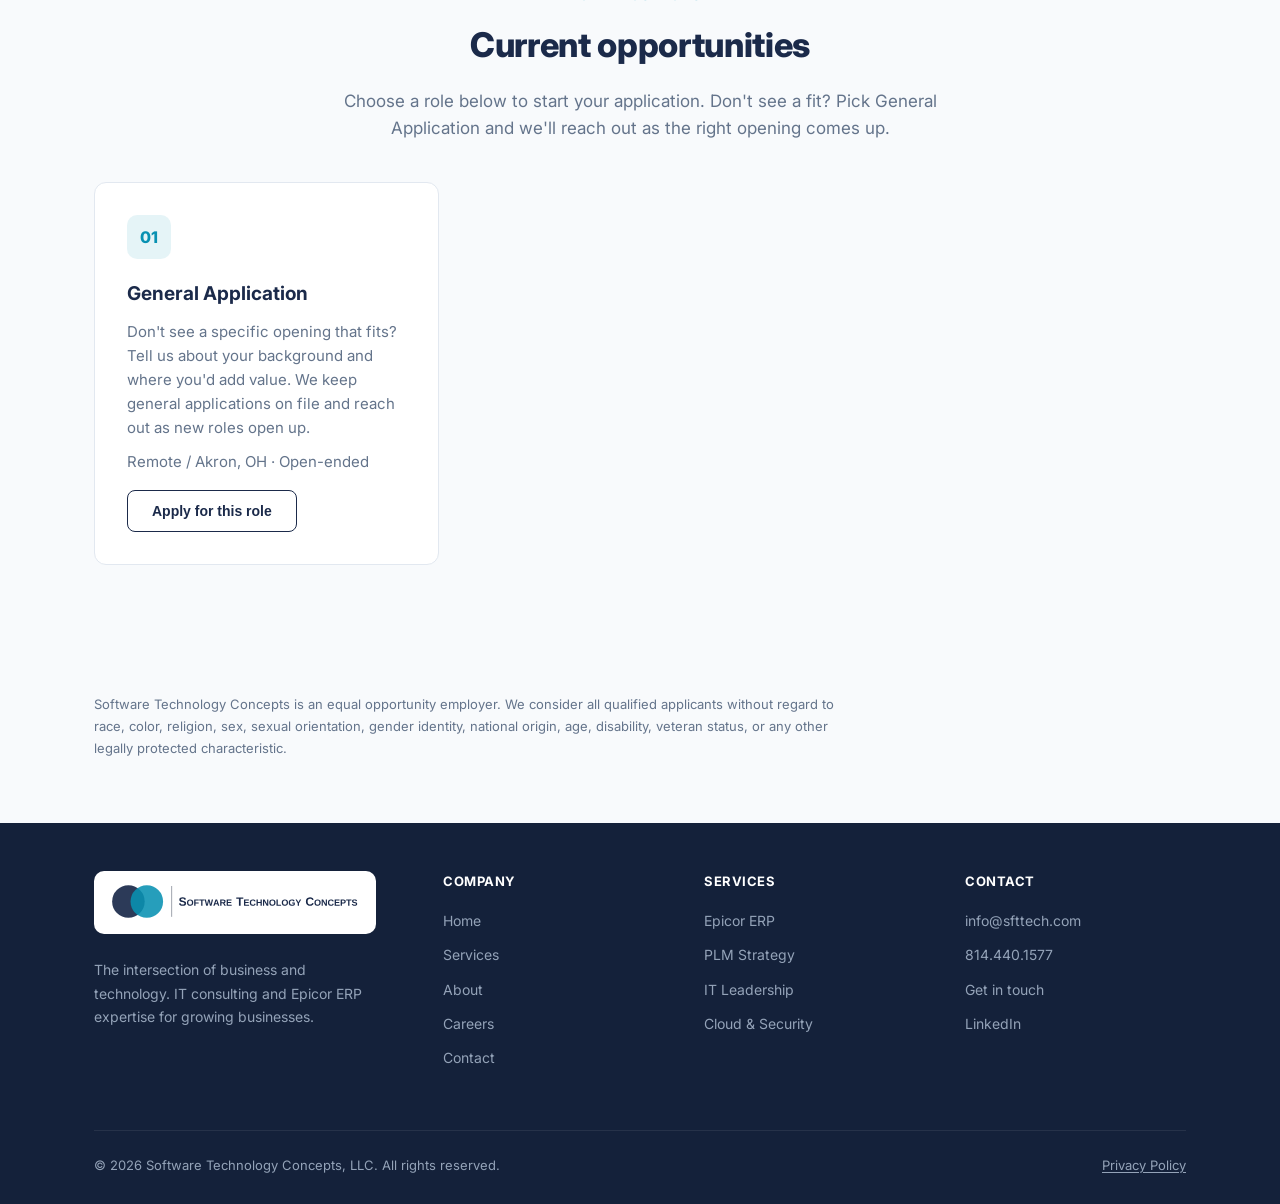
<file: careers.html>
<!DOCTYPE html>
<html lang="en">
<head>
<meta charset="UTF-8">
<!-- Google tag (gtag.js) -->
<script async src="https://www.googletagmanager.com/gtag/js?id=G-DPHN141MF4"></script>
<script>
  window.dataLayer = window.dataLayer || [];
  function gtag(){dataLayer.push(arguments);}
  gtag('js', new Date());

  gtag('config', 'G-DPHN141MF4');
</script>

<meta name="viewport" content="width=device-width, initial-scale=1.0">
<title>Careers | Software Technology Concepts</title>
<meta name="description" content="Join Software Technology Concepts. Open roles and general applications for IT consultants and Epicor ERP specialists at a growing firm serving small and mid-size manufacturers.">
<meta property="og:type" content="website">
<meta property="og:title" content="Careers | Software Technology Concepts">
<meta property="og:description" content="Join Software Technology Concepts. Open roles and general applications for IT consultants and Epicor ERP specialists at a growing firm serving small and mid-size manufacturers.">
<meta property="og:url" content="https://sfttech.com/careers.html">
<meta property="og:image" content="https://sfttech.com/assets/img/hero-1.jpg">
<meta name="twitter:card" content="summary_large_image">
<meta name="twitter:title" content="Careers | Software Technology Concepts">
<meta name="twitter:description" content="Join Software Technology Concepts. Open roles and general applications for IT consultants and Epicor ERP specialists at a growing firm serving small and mid-size manufacturers.">
<meta name="twitter:image" content="https://sfttech.com/assets/img/hero-1.jpg">
<link rel="canonical" href="https://sfttech.com/careers.html">
<link rel="icon" type="image/svg+xml" href="assets/img/icon.svg">
<link rel="icon" type="image/png" sizes="48x48" href="assets/img/favicon.png">
<link rel="apple-touch-icon" sizes="180x180" href="assets/img/apple-touch-icon.png">
<link rel="preconnect" href="https://fonts.googleapis.com">
<link rel="preconnect" href="https://fonts.gstatic.com" crossorigin>
<link href="https://fonts.googleapis.com/css2?family=Inter:wght@400;500;600;700;800&display=swap" rel="stylesheet">
<link rel="stylesheet" href="assets/css/style.css?v=18">
</head>
<body>

<header class="site-header">
  <div class="container">
    <a href="index.html" class="logo-link">
      <img src="assets/img/logo.svg" alt="Software Technology Concepts">
    </a>
    <nav class="main-nav" id="main-nav">
      <ul>
        <li><a href="index.html">Home</a></li>
        <li><a href="services.html">Services</a></li>
        <li><a href="about.html">About</a></li>
        <li><a href="careers.html" class="active">Careers</a></li>
        <li><a href="contact.html">Contact</a></li>
      </ul>
      <a href="booking.html" class="btn btn-primary">Schedule a Meeting</a>
    </nav>
    <button class="nav-toggle" aria-label="Toggle menu" aria-expanded="false" aria-controls="main-nav">
      <span></span><span></span><span></span>
    </button>
  </div>
</header>

<section class="page-hero">
  <div class="container">
    <div class="eyebrow">Careers</div>
    <h1>Build your career at the intersection of business and technology</h1>
    <p>STC is relaunching in 2026 with a modern stack and a growing client base. If you'd rather do real client work than sit behind layers of corporate process, we'd like to hear from you.</p>
  </div>
</section>

<section>
  <div class="container">
    <div class="section-header">
      <div class="eyebrow">Why STC</div>
      <h2>What it's actually like to work here</h2>
      <p>We're small on purpose. Every consultant works directly with clients and leadership, not through layers of account managers and delivery staff who never touch the actual work.</p>
    </div>
    <div class="grid grid-3">
      <div class="card">
        <div class="icon-dot">01</div>
        <h3>Real client impact</h3>
        <p>You're on the engagement from kickoff to go-live, not handed a slice of a project you never see the outcome of. Manufacturers who run their business on what you build.</p>
      </div>
      <div class="card">
        <div class="icon-dot">02</div>
        <h3>Modern tools, not legacy process</h3>
        <p>Epicor Kinetic, Microsoft 365, and Azure, not a decade-old stack held together with workarounds. We rebuilt STC's own technology from the ground up in 2026, and we practice what we sell.</p>
      </div>
      <div class="card">
        <div class="icon-dot">03</div>
        <h3>Direct access to leadership</h3>
        <p>No multi-layer reporting chain. You work with the people who make decisions, not a proxy for them.</p>
      </div>
      <div class="card">
        <div class="icon-dot">04</div>
        <h3>Ground floor of a relaunch</h3>
        <p>STC was founded in 2006 and is rebuilding for 2026 and beyond. Join now and help shape what the firm becomes, not just fit into something already set in stone.</p>
      </div>
      <div class="card">
        <div class="icon-dot">05</div>
        <h3>Focused, not enterprise-only</h3>
        <p>We work with small and mid-size manufacturers, so the problems are real and the scope stays sane. No 18-month projects that lose the plot halfway through.</p>
      </div>
      <div class="card">
        <div class="icon-dot">06</div>
        <h3>Flexible by design</h3>
        <p>Client work is remote-friendly with travel when a project calls for it, not a mandated five-day office routine for its own sake.</p>
      </div>
    </div>
  </div>
</section>

<section class="section-alt">
  <div class="container">
    <div class="section-header centered" style="margin-left:auto;margin-right:auto;">
      <div class="eyebrow">Open Positions</div>
      <h2>Current opportunities</h2>
      <p>Choose a role below to start your application. Don't see a fit? Pick General Application and we'll reach out as the right opening comes up.</p>
    </div>
    <div class="grid grid-3" id="open-positions-list">
      <div class="card">
        <div class="icon-dot">...</div>
        <h3>Loading open positions...</h3>
      </div>
    </div>
  </div>
</section>

<section id="apply">
  <div class="container">
    <div class="section-header">
      <div class="eyebrow">Apply</div>
      <h2>Tell us about yourself</h2>
      <p>A few quick questions, then attach your resume. Takes about five minutes.</p>
      <p class="selected-position-banner" id="apply-selected-position" hidden></p>
    </div>
    <div class="grid grid-2" style="align-items:start; gap:48px;">
      <!--
        This form posts directly to FormSubmit.co (not through main.js's fetch()-based AJAX
        handler, which doesn't reliably carry file uploads) so the browser does a normal POST
        and FormSubmit redirects to _next afterward. First submission after this goes live
        triggers a one-time confirmation email to info@sfttech.com that must be approved before
        submissions start arriving - see README.
      -->
      <form id="careers-form" action="https://formsubmit.co/info@sfttech.com" method="POST" enctype="multipart/form-data">
        <input type="text" name="_honey" style="display:none" tabindex="-1" autocomplete="off">
        <input type="hidden" name="_subject" value="New career application from the STC website">
        <input type="hidden" name="_next" value="https://sfttech.com/careers-thank-you.html">
        <input type="hidden" name="_template" value="table">
        <div class="form-grid">
          <div class="form-field">
            <label for="c-first-name">First name</label>
            <input type="text" id="c-first-name" name="first-name" placeholder="Jane" required>
          </div>
          <div class="form-field">
            <label for="c-last-name">Last name</label>
            <input type="text" id="c-last-name" name="last-name" placeholder="Doe" required>
          </div>
          <div class="form-field">
            <label for="c-email">Email</label>
            <input type="email" id="c-email" name="email" placeholder="jane@example.com" required>
          </div>
          <div class="form-field">
            <label for="c-phone">Phone <span class="optional">(optional)</span></label>
            <input type="tel" id="c-phone" name="phone" placeholder="330.555.0100" autocomplete="tel">
          </div>
          <div class="form-field full">
            <label for="c-position">Position applying for</label>
            <select id="c-position" name="position" required>
              <option value="" disabled selected>Loading positions...</option>
            </select>
          </div>
          <div class="form-field">
            <label for="c-experience">Years of relevant experience</label>
            <input type="number" id="c-experience" name="years-experience" min="0" max="60" placeholder="e.g. 5" required>
          </div>
          <div class="form-field">
            <label for="c-current-role">Current title &amp; employer <span class="optional">(optional)</span></label>
            <input type="text" id="c-current-role" name="current-role" placeholder="e.g. ERP Analyst, Acme Corp">
          </div>
          <div class="form-field full">
            <label for="expertise-trigger">Areas of expertise</label>
            <div class="multiselect" id="expertise-multiselect">
              <button type="button" class="multiselect-trigger" id="expertise-trigger" aria-haspopup="listbox" aria-expanded="false">
                <span class="multiselect-placeholder">Select one or more areas</span>
                <svg class="multiselect-caret" viewBox="0 0 24 24" fill="none" stroke="currentColor" stroke-width="2" stroke-linecap="round" stroke-linejoin="round"><polyline points="6 9 12 15 18 9"/></svg>
              </button>
              <div class="multiselect-panel" role="listbox" aria-multiselectable="true">
                <label class="multiselect-option"><input type="checkbox" name="expertise" value="Epicor ERP">Epicor ERP</label>
                <label class="multiselect-option"><input type="checkbox" name="expertise" value="PLM Strategy">PLM Strategy</label>
                <label class="multiselect-option"><input type="checkbox" name="expertise" value="Fractional IT Leadership">Fractional IT Leadership</label>
                <label class="multiselect-option"><input type="checkbox" name="expertise" value="Cloud &amp; Cybersecurity">Cloud &amp; Cybersecurity</label>
                <label class="multiselect-option"><input type="checkbox" name="expertise" value="Project &amp; Program Management">Project &amp; Program Management</label>
                <label class="multiselect-option"><input type="checkbox" name="expertise" value="Business Analysis">Business Analysis</label>
                <label class="multiselect-option"><input type="checkbox" name="expertise" value="Other">Other</label>
              </div>
            </div>
          </div>
          <div class="form-field">
            <label for="c-start-date">Earliest start date <span class="optional">(optional)</span></label>
            <input type="date" id="c-start-date" name="earliest-start-date">
          </div>
          <div class="form-field">
            <label for="c-salary">Salary expectations <span class="optional">(optional)</span></label>
            <input type="text" id="c-salary" name="salary-expectations" placeholder="e.g. $90,000-$110,000, or open">
          </div>
          <div class="form-field full">
            <label for="c-resume">Resume</label>
            <input type="file" id="c-resume" name="resume" required>
          </div>
          <div class="form-field full">
            <label for="c-documents">Additional documents <span class="optional">(optional &mdash; cover letter, portfolio, certifications)</span></label>
            <input type="file" id="c-documents" name="documents" multiple>
            <p class="form-note">10 MB total across all files attached above.</p>
          </div>
          <div class="form-field full">
            <label for="c-more">Anything else you'd like us to know? <span class="optional">(optional)</span></label>
            <textarea id="c-more" name="additional-info" rows="5" placeholder="Tell us anything that doesn't fit above."></textarea>
          </div>
        </div>
        <button type="submit" class="btn btn-primary">Submit Application</button>
        <p class="form-note">You may see a one-time spam check before this submits.</p>
      </form>

      <div class="contact-side">
        <div class="contact-info-card">
          <div class="item">
            <div>
              <div class="label">Questions about a role?</div>
              <div class="value"><a href="mailto:info@sfttech.com">info@sfttech.com</a></div>
            </div>
          </div>
          <div class="item">
            <div>
              <div class="label">Phone</div>
              <div class="value"><a href="tel:+18144401577">814.440.1577</a></div>
            </div>
          </div>
          <div class="item">
            <div>
              <div class="label">How we review applications</div>
              <div class="value">Every application is reviewed by our team directly, no automated screening that filters resumes before a person sees them. We follow up within two weeks either way.</div>
            </div>
          </div>
        </div>
        <div class="booking-cta-card">
          <div class="label">Prefer to talk first?</div>
          <h3>Reach out directly</h3>
          <p>Have questions before applying? Send us a note and we'll get back to you.</p>
          <a href="contact.html" class="btn btn-primary">Contact Us</a>
        </div>
      </div>
    </div>
  </div>
</section>

<section class="section-alt">
  <div class="container">
    <p style="color:var(--gray-500); font-size:13px; line-height:1.7; max-width:760px;">Software Technology Concepts is an equal opportunity employer. We consider all qualified applicants without regard to race, color, religion, sex, sexual orientation, gender identity, national origin, age, disability, veteran status, or any other legally protected characteristic.</p>
  </div>
</section>

<footer class="site-footer">
  <div class="container">
    <div class="footer-top">
      <div>
        <div class="footer-logo-badge">
          <img src="assets/img/logo-notagline.svg" alt="Software Technology Concepts">
        </div>
        <p>The intersection of business and technology. IT consulting and Epicor ERP expertise for growing businesses.</p>
      </div>
      <div class="footer-col">
        <h4>Company</h4>
        <ul>
          <li><a href="index.html">Home</a></li>
          <li><a href="services.html">Services</a></li>
          <li><a href="about.html">About</a></li>
          <li><a href="careers.html">Careers</a></li>
          <li><a href="contact.html">Contact</a></li>
        </ul>
      </div>
      <div class="footer-col">
        <h4>Services</h4>
        <ul>
          <li><a href="services.html#epicor-erp">Epicor ERP</a></li>
          <li><a href="services.html#plm-strategy">PLM Strategy</a></li>
          <li><a href="services.html#it-leadership">IT Leadership</a></li>
          <li><a href="services.html#cloud-security">Cloud &amp; Security</a></li>
        </ul>
      </div>
      <div class="footer-col">
        <h4>Contact</h4>
        <ul>
          <li><a href="mailto:info@sfttech.com">info@sfttech.com</a></li>
          <li><a href="tel:+18144401577">814.440.1577</a></li>
          <li><a href="contact.html">Get in touch</a></li>
          <li><a href="https://www.linkedin.com/company/sfttech" target="_blank" rel="noopener">LinkedIn</a></li>
        </ul>
      </div>
    </div>
    <div class="footer-bottom">
      <span>&copy; 2026 Software Technology Concepts, LLC. All rights reserved.</span>
      <span><a href="privacy.html">Privacy Policy</a></span>
    </div>
  </div>
</footer>

<script src="assets/js/main.js?v=18"></script>
</body>
</html>
</file>
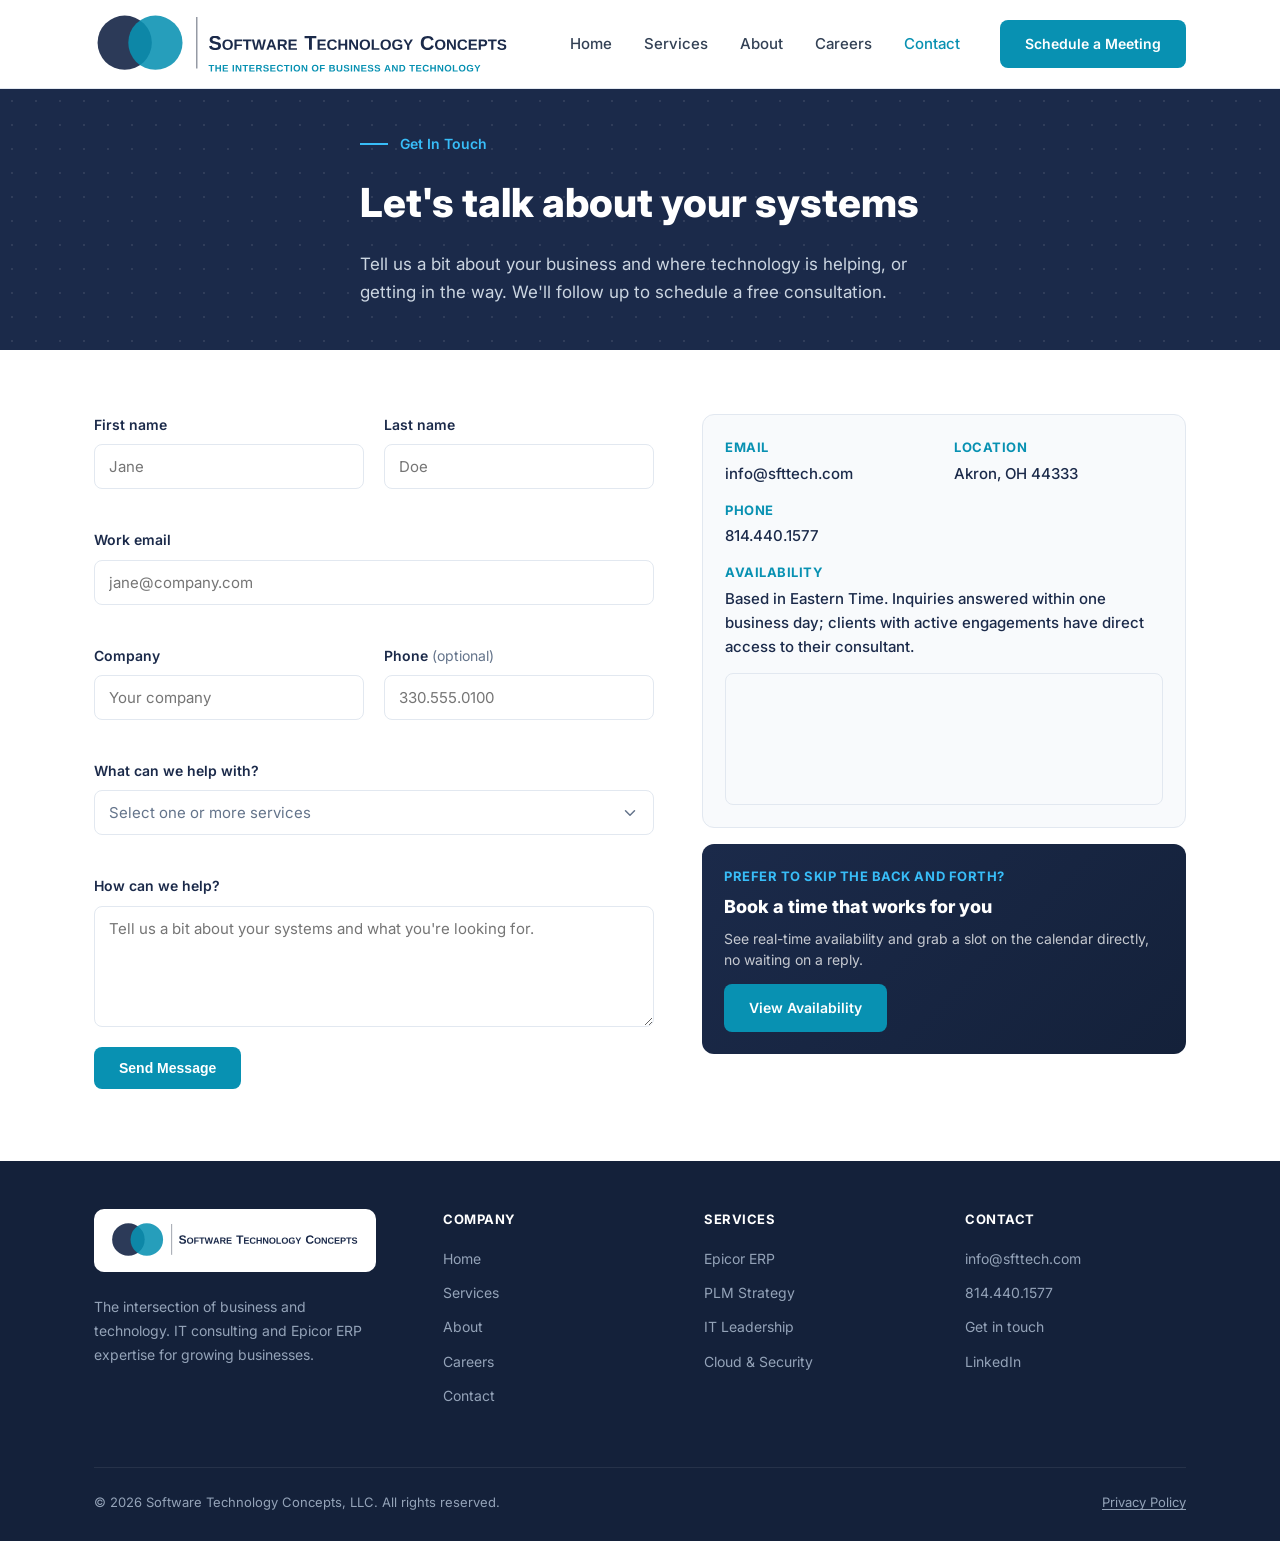
<file: contact.html>
<!DOCTYPE html>
<html lang="en">
<head>
<meta charset="UTF-8">
<!-- Google tag (gtag.js) -->
<script async src="https://www.googletagmanager.com/gtag/js?id=G-DPHN141MF4"></script>
<script>
  window.dataLayer = window.dataLayer || [];
  function gtag(){dataLayer.push(arguments);}
  gtag('js', new Date());

  gtag('config', 'G-DPHN141MF4');
</script>

<meta name="viewport" content="width=device-width, initial-scale=1.0">
<title>Contact | Software Technology Concepts</title>
<meta name="description" content="Book a consultation with Software Technology Concepts, IT consulting and Epicor ERP specialists for small and mid-size businesses.">
<meta property="og:type" content="website">
<meta property="og:title" content="Contact | Software Technology Concepts">
<meta property="og:description" content="Book a consultation with Software Technology Concepts, IT consulting and Epicor ERP specialists for small and mid-size businesses.">
<meta property="og:url" content="https://sfttech.com/contact.html">
<meta property="og:image" content="https://sfttech.com/assets/img/hero-1.jpg">
<meta name="twitter:card" content="summary_large_image">
<meta name="twitter:title" content="Contact | Software Technology Concepts">
<meta name="twitter:description" content="Book a consultation with Software Technology Concepts, IT consulting and Epicor ERP specialists for small and mid-size businesses.">
<meta name="twitter:image" content="https://sfttech.com/assets/img/hero-1.jpg">
<link rel="canonical" href="https://sfttech.com/contact.html">
<link rel="icon" type="image/svg+xml" href="assets/img/icon.svg">
<link rel="icon" type="image/png" sizes="48x48" href="assets/img/favicon.png">
<link rel="apple-touch-icon" sizes="180x180" href="assets/img/apple-touch-icon.png">
<link rel="preconnect" href="https://fonts.googleapis.com">
<link rel="preconnect" href="https://fonts.gstatic.com" crossorigin>
<link href="https://fonts.googleapis.com/css2?family=Inter:wght@400;500;600;700;800&display=swap" rel="stylesheet">
<link rel="stylesheet" href="assets/css/style.css?v=18">
</head>
<body>

<header class="site-header">
  <div class="container">
    <a href="index.html" class="logo-link">
      <img src="assets/img/logo.svg" alt="Software Technology Concepts">
    </a>
    <nav class="main-nav" id="main-nav">
      <ul>
        <li><a href="index.html">Home</a></li>
        <li><a href="services.html">Services</a></li>
        <li><a href="about.html">About</a></li>
        <li><a href="careers.html">Careers</a></li>
        <li><a href="contact.html" class="active">Contact</a></li>
      </ul>
      <a href="booking.html" class="btn btn-primary">Schedule a Meeting</a>
    </nav>
    <button class="nav-toggle" aria-label="Toggle menu" aria-expanded="false" aria-controls="main-nav">
      <span></span><span></span><span></span>
    </button>
  </div>
</header>

<section class="page-hero">
  <div class="container">
    <div class="eyebrow">Get In Touch</div>
    <h1>Let's talk about your systems</h1>
    <p>Tell us a bit about your business and where technology is helping, or getting in the way. We'll follow up to schedule a free consultation.</p>
  </div>
</section>

<section>
  <div class="container">
    <div class="grid grid-2" style="align-items:start; gap:48px;">
      <form class="contact-form" action="https://formspree.io/f/xaeyjkrn" method="POST">
        <input type="text" name="_gotcha" style="display:none" tabindex="-1" autocomplete="off">
        <input type="hidden" name="_subject" value="New inquiry from the STC website">
        <div class="form-grid">
          <div class="form-field">
            <label for="first-name">First name</label>
            <input type="text" id="first-name" name="first-name" placeholder="Jane" required>
          </div>
          <div class="form-field">
            <label for="last-name">Last name</label>
            <input type="text" id="last-name" name="last-name" placeholder="Doe" required>
          </div>
          <div class="form-field full">
            <label for="email">Work email</label>
            <input type="email" id="email" name="email" placeholder="jane@company.com" required>
          </div>
          <div class="form-field">
            <label for="company">Company</label>
            <input type="text" id="company" name="company" placeholder="Your company">
          </div>
          <div class="form-field">
            <label for="phone">Phone <span class="optional">(optional)</span></label>
            <input type="tel" id="phone" name="phone" placeholder="330.555.0100" autocomplete="tel">
          </div>
          <div class="form-field full">
            <label for="services-trigger">What can we help with?</label>
            <div class="multiselect" id="services-multiselect">
              <button type="button" class="multiselect-trigger" id="services-trigger" aria-haspopup="listbox" aria-expanded="false">
                <span class="multiselect-placeholder">Select one or more services</span>
                <svg class="multiselect-caret" viewBox="0 0 24 24" fill="none" stroke="currentColor" stroke-width="2" stroke-linecap="round" stroke-linejoin="round"><polyline points="6 9 12 15 18 9"/></svg>
              </button>
              <div class="multiselect-panel" role="listbox" aria-multiselectable="true">
                <label class="multiselect-option"><input type="checkbox" name="services" value="Business Process Assessment &amp; Workflow Optimization">Business Process Assessment &amp; Workflow Optimization</label>
                <label class="multiselect-option"><input type="checkbox" name="services" value="Epicor ERP Implementation &amp; Support">Epicor ERP Implementation &amp; Support</label>
                <label class="multiselect-option"><input type="checkbox" name="services" value="ERP Consolidation &amp; Multi-Site Standardization">ERP Consolidation &amp; Multi-Site Standardization</label>
                <label class="multiselect-option"><input type="checkbox" name="services" value="PLM Strategy &amp; Digital Thread Integration">PLM Strategy &amp; Digital Thread Integration</label>
                <label class="multiselect-option"><input type="checkbox" name="services" value="Medical Device &amp; Regulated Manufacturing Compliance">Medical Device &amp; Regulated Manufacturing Compliance</label>
                <label class="multiselect-option"><input type="checkbox" name="services" value="Fractional IT Leadership &amp; Governance">Fractional IT Leadership &amp; Governance</label>
                <label class="multiselect-option"><input type="checkbox" name="services" value="Private Equity IT Due Diligence &amp; M&amp;A Readiness">Private Equity IT Due Diligence &amp; M&amp;A Readiness</label>
                <label class="multiselect-option"><input type="checkbox" name="services" value="Cloud Infrastructure &amp; Cybersecurity Modernization">Cloud Infrastructure &amp; Cybersecurity Modernization</label>
                <label class="multiselect-option"><input type="checkbox" name="services" value="Data, Reporting &amp; Executive Dashboards">Data, Reporting &amp; Executive Dashboards</label>
                <label class="multiselect-option"><input type="checkbox" name="services" value="Technology Project &amp; Program Management">Technology Project &amp; Program Management</label>
                <label class="multiselect-option"><input type="checkbox" name="services" value="Not sure yet">Not sure yet</label>
              </div>
            </div>
          </div>
          <div class="form-field full">
            <label for="message">How can we help?</label>
            <textarea id="message" name="message" rows="5" placeholder="Tell us a bit about your systems and what you're looking for."></textarea>
          </div>
        </div>
        <button type="submit" class="btn btn-primary">Send Message</button>
        <p class="form-note form-submit-note"></p>
      </form>

      <div class="contact-side">
        <div class="contact-info-card">
          <div class="item-row">
            <div class="item">
              <div>
                <div class="label">Email</div>
                <div class="value"><a href="mailto:info@sfttech.com">info@sfttech.com</a></div>
              </div>
            </div>
            <div class="item">
              <div>
                <div class="label">Location</div>
                <div class="value">Akron, OH 44333</div>
              </div>
            </div>
          </div>
          <div class="item">
            <div>
              <div class="label">Phone</div>
              <div class="value"><a href="tel:+18144401577">814.440.1577</a></div>
            </div>
          </div>
          <div class="item">
            <div>
              <div class="label">Availability</div>
              <div class="value">Based in Eastern Time. Inquiries answered within one business day; clients with active engagements have direct access to their consultant.</div>
            </div>
          </div>
          <div class="map-embed">
            <iframe src="https://www.google.com/maps?q=Montrose-Ghent,+Akron,+OH&z=13&output=embed" title="Map centered on the Montrose-Ghent area of Akron, Ohio" loading="lazy" referrerpolicy="no-referrer-when-downgrade"></iframe>
          </div>
        </div>

        <div class="booking-cta-card">
          <div class="label">Prefer to skip the back and forth?</div>
          <h3>Book a time that works for you</h3>
          <p>See real-time availability and grab a slot on the calendar directly, no waiting on a reply.</p>
          <a href="booking.html" class="btn btn-primary">View Availability</a>
        </div>
      </div>
    </div>
  </div>
</section>

<footer class="site-footer">
  <div class="container">
    <div class="footer-top">
      <div>
        <div class="footer-logo-badge">
          <img src="assets/img/logo-notagline.svg" alt="Software Technology Concepts">
        </div>
        <p>The intersection of business and technology. IT consulting and Epicor ERP expertise for growing businesses.</p>
      </div>
      <div class="footer-col">
        <h4>Company</h4>
        <ul>
          <li><a href="index.html">Home</a></li>
          <li><a href="services.html">Services</a></li>
          <li><a href="about.html">About</a></li>
          <li><a href="careers.html">Careers</a></li>
          <li><a href="contact.html">Contact</a></li>
        </ul>
      </div>
      <div class="footer-col">
        <h4>Services</h4>
        <ul>
          <li><a href="services.html#epicor-erp">Epicor ERP</a></li>
          <li><a href="services.html#plm-strategy">PLM Strategy</a></li>
          <li><a href="services.html#it-leadership">IT Leadership</a></li>
          <li><a href="services.html#cloud-security">Cloud &amp; Security</a></li>
        </ul>
      </div>
      <div class="footer-col">
        <h4>Contact</h4>
        <ul>
          <li><a href="mailto:info@sfttech.com">info@sfttech.com</a></li>
          <li><a href="tel:+18144401577">814.440.1577</a></li>
          <li><a href="contact.html">Get in touch</a></li>
          <li><a href="https://www.linkedin.com/company/sfttech" target="_blank" rel="noopener">LinkedIn</a></li>
        </ul>
      </div>
    </div>
    <div class="footer-bottom">
      <span>&copy; 2026 Software Technology Concepts, LLC. All rights reserved.</span>
      <span><a href="privacy.html">Privacy Policy</a></span>
    </div>
  </div>
</footer>

<script src="assets/js/main.js?v=18"></script>
</body>
</html>
</file>
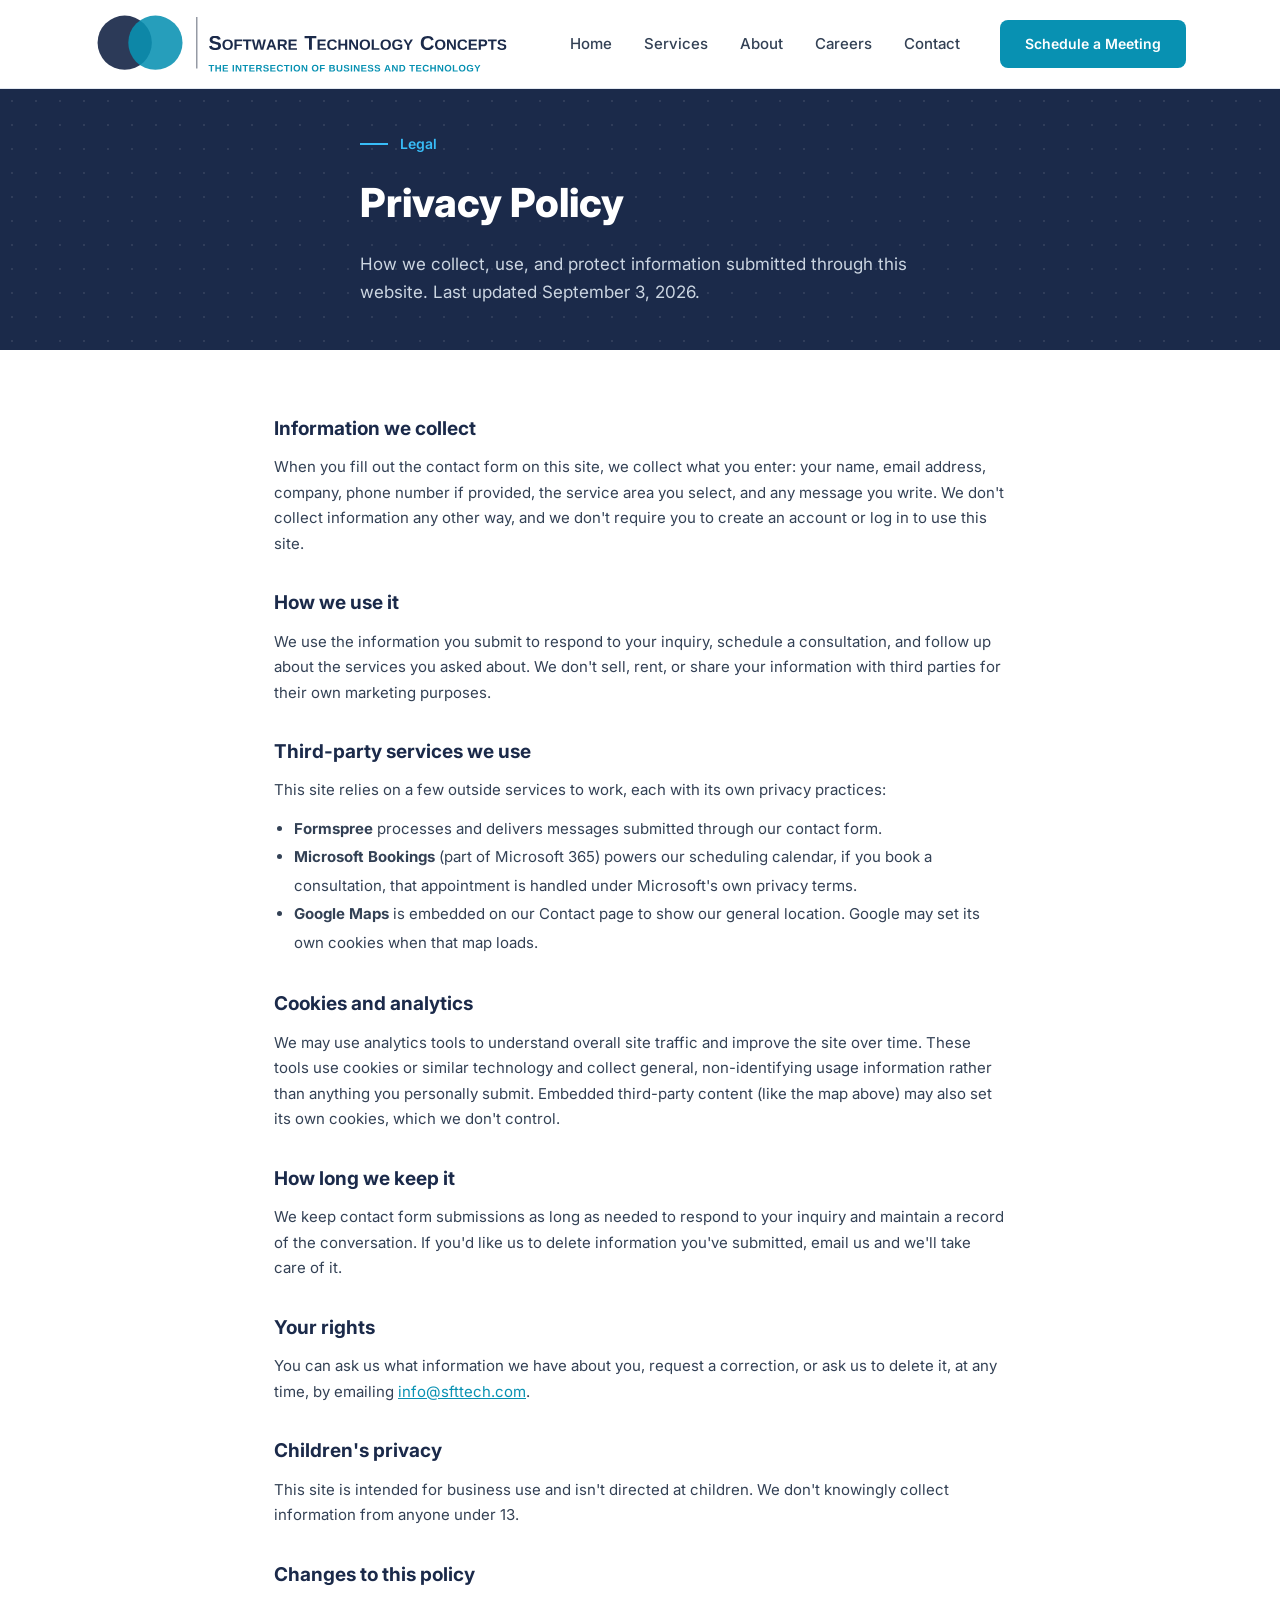
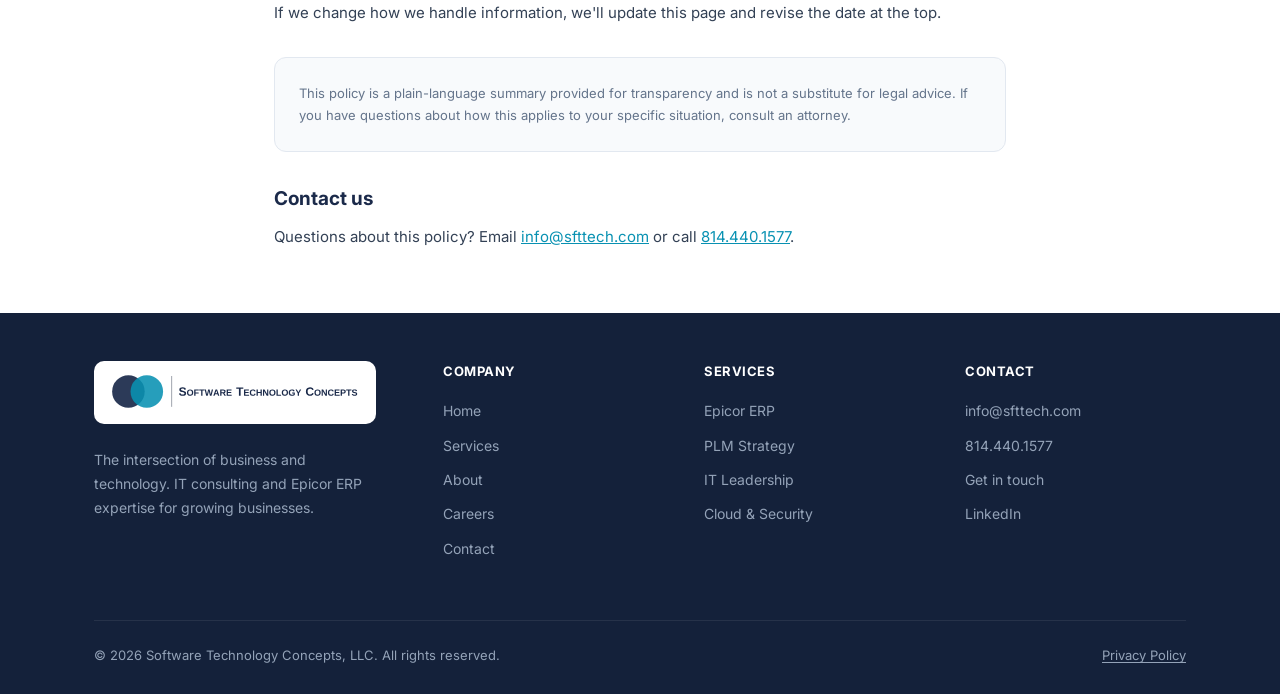
<file: privacy.html>
<!DOCTYPE html>
<html lang="en">
<head>
<meta charset="UTF-8">
<!-- Google tag (gtag.js) -->
<script async src="https://www.googletagmanager.com/gtag/js?id=G-DPHN141MF4"></script>
<script>
  window.dataLayer = window.dataLayer || [];
  function gtag(){dataLayer.push(arguments);}
  gtag('js', new Date());

  gtag('config', 'G-DPHN141MF4');
</script>

<meta name="viewport" content="width=device-width, initial-scale=1.0">
<title>Privacy Policy | Software Technology Concepts</title>
<meta name="description" content="How Software Technology Concepts collects, uses, and protects information submitted through this website.">
<meta property="og:type" content="website">
<meta property="og:title" content="Privacy Policy | Software Technology Concepts">
<meta property="og:description" content="How Software Technology Concepts collects, uses, and protects information submitted through this website.">
<meta property="og:url" content="https://sfttech.com/privacy.html">
<meta property="og:image" content="https://sfttech.com/assets/img/hero-1.jpg">
<meta name="twitter:card" content="summary_large_image">
<meta name="twitter:title" content="Privacy Policy | Software Technology Concepts">
<meta name="twitter:description" content="How Software Technology Concepts collects, uses, and protects information submitted through this website.">
<meta name="twitter:image" content="https://sfttech.com/assets/img/hero-1.jpg">
<link rel="canonical" href="https://sfttech.com/privacy.html">
<link rel="icon" type="image/svg+xml" href="assets/img/icon.svg">
<link rel="icon" type="image/png" sizes="48x48" href="assets/img/favicon.png">
<link rel="apple-touch-icon" sizes="180x180" href="assets/img/apple-touch-icon.png">
<link rel="preconnect" href="https://fonts.googleapis.com">
<link rel="preconnect" href="https://fonts.gstatic.com" crossorigin>
<link href="https://fonts.googleapis.com/css2?family=Inter:wght@400;500;600;700;800&display=swap" rel="stylesheet">
<link rel="stylesheet" href="assets/css/style.css?v=18">
</head>
<body>

<header class="site-header">
  <div class="container">
    <a href="index.html" class="logo-link">
      <img src="assets/img/logo.svg" alt="Software Technology Concepts">
    </a>
    <nav class="main-nav" id="main-nav">
      <ul>
        <li><a href="index.html">Home</a></li>
        <li><a href="services.html">Services</a></li>
        <li><a href="about.html">About</a></li>
        <li><a href="careers.html">Careers</a></li>
        <li><a href="contact.html">Contact</a></li>
      </ul>
      <a href="booking.html" class="btn btn-primary">Schedule a Meeting</a>
    </nav>
    <button class="nav-toggle" aria-label="Toggle menu" aria-expanded="false" aria-controls="main-nav">
      <span></span><span></span><span></span>
    </button>
  </div>
</header>

<section class="page-hero">
  <div class="container">
    <div class="eyebrow">Legal</div>
    <h1>Privacy Policy</h1>
    <p>How we collect, use, and protect information submitted through this website. Last updated September 3, 2026.</p>
  </div>
</section>

<section>
  <div class="container" style="max-width: 780px;">
    <div style="display:flex; flex-direction:column; gap:32px;">
      <div>
        <h3 style="color:var(--navy); font-size:19px; font-weight:700; margin-bottom:10px;">Information we collect</h3>
        <p style="color:var(--gray-700); font-size:15px; line-height:1.7;">When you fill out the contact form on this site, we collect what you enter: your name, email address, company, phone number if provided, the service area you select, and any message you write. We don't collect information any other way, and we don't require you to create an account or log in to use this site.</p>
      </div>
      <div>
        <h3 style="color:var(--navy); font-size:19px; font-weight:700; margin-bottom:10px;">How we use it</h3>
        <p style="color:var(--gray-700); font-size:15px; line-height:1.7;">We use the information you submit to respond to your inquiry, schedule a consultation, and follow up about the services you asked about. We don't sell, rent, or share your information with third parties for their own marketing purposes.</p>
      </div>
      <div>
        <h3 style="color:var(--navy); font-size:19px; font-weight:700; margin-bottom:10px;">Third-party services we use</h3>
        <p style="color:var(--gray-700); font-size:15px; line-height:1.7; margin-bottom:12px;">This site relies on a few outside services to work, each with its own privacy practices:</p>
        <ul style="color:var(--gray-700); font-size:15px; line-height:1.9; padding-left:20px; list-style:disc;">
          <li><strong>Formspree</strong> processes and delivers messages submitted through our contact form.</li>
          <li><strong>Microsoft Bookings</strong> (part of Microsoft 365) powers our scheduling calendar, if you book a consultation, that appointment is handled under Microsoft's own privacy terms.</li>
          <li><strong>Google Maps</strong> is embedded on our Contact page to show our general location. Google may set its own cookies when that map loads.</li>
        </ul>
      </div>
      <div>
        <h3 style="color:var(--navy); font-size:19px; font-weight:700; margin-bottom:10px;">Cookies and analytics</h3>
        <p style="color:var(--gray-700); font-size:15px; line-height:1.7;">We may use analytics tools to understand overall site traffic and improve the site over time. These tools use cookies or similar technology and collect general, non-identifying usage information rather than anything you personally submit. Embedded third-party content (like the map above) may also set its own cookies, which we don't control.</p>
      </div>
      <div>
        <h3 style="color:var(--navy); font-size:19px; font-weight:700; margin-bottom:10px;">How long we keep it</h3>
        <p style="color:var(--gray-700); font-size:15px; line-height:1.7;">We keep contact form submissions as long as needed to respond to your inquiry and maintain a record of the conversation. If you'd like us to delete information you've submitted, email us and we'll take care of it.</p>
      </div>
      <div>
        <h3 style="color:var(--navy); font-size:19px; font-weight:700; margin-bottom:10px;">Your rights</h3>
        <p style="color:var(--gray-700); font-size:15px; line-height:1.7;">You can ask us what information we have about you, request a correction, or ask us to delete it, at any time, by emailing <a href="mailto:info@sfttech.com" style="color:var(--teal); text-decoration:underline;">info@sfttech.com</a>.</p>
      </div>
      <div>
        <h3 style="color:var(--navy); font-size:19px; font-weight:700; margin-bottom:10px;">Children's privacy</h3>
        <p style="color:var(--gray-700); font-size:15px; line-height:1.7;">This site is intended for business use and isn't directed at children. We don't knowingly collect information from anyone under 13.</p>
      </div>
      <div>
        <h3 style="color:var(--navy); font-size:19px; font-weight:700; margin-bottom:10px;">Changes to this policy</h3>
        <p style="color:var(--gray-700); font-size:15px; line-height:1.7;">If we change how we handle information, we'll update this page and revise the date at the top.</p>
      </div>
      <div style="background:var(--gray-50); border:1px solid var(--gray-200); border-radius:12px; padding:24px;">
        <p style="color:var(--gray-500); font-size:13px; line-height:1.7;">This policy is a plain-language summary provided for transparency and is not a substitute for legal advice. If you have questions about how this applies to your specific situation, consult an attorney.</p>
      </div>
      <div>
        <h3 style="color:var(--navy); font-size:19px; font-weight:700; margin-bottom:10px;">Contact us</h3>
        <p style="color:var(--gray-700); font-size:15px; line-height:1.7;">Questions about this policy? Email <a href="mailto:info@sfttech.com" style="color:var(--teal); text-decoration:underline;">info@sfttech.com</a> or call <a href="tel:8144401577" style="color:var(--teal); text-decoration:underline;">814.440.1577</a>.</p>
      </div>
    </div>
  </div>
</section>

<footer class="site-footer">
  <div class="container">
    <div class="footer-top">
      <div>
        <div class="footer-logo-badge">
          <img src="assets/img/logo-notagline.svg" alt="Software Technology Concepts">
        </div>
        <p>The intersection of business and technology. IT consulting and Epicor ERP expertise for growing businesses.</p>
      </div>
      <div class="footer-col">
        <h4>Company</h4>
        <ul>
          <li><a href="index.html">Home</a></li>
          <li><a href="services.html">Services</a></li>
          <li><a href="about.html">About</a></li>
          <li><a href="careers.html">Careers</a></li>
          <li><a href="contact.html">Contact</a></li>
        </ul>
      </div>
      <div class="footer-col">
        <h4>Services</h4>
        <ul>
          <li><a href="services.html#epicor-erp">Epicor ERP</a></li>
          <li><a href="services.html#plm-strategy">PLM Strategy</a></li>
          <li><a href="services.html#it-leadership">IT Leadership</a></li>
          <li><a href="services.html#cloud-security">Cloud &amp; Security</a></li>
        </ul>
      </div>
      <div class="footer-col">
        <h4>Contact</h4>
        <ul>
          <li><a href="mailto:info@sfttech.com">info@sfttech.com</a></li>
          <li><a href="tel:+18144401577">814.440.1577</a></li>
          <li><a href="contact.html">Get in touch</a></li>
          <li><a href="https://www.linkedin.com/company/sfttech" target="_blank" rel="noopener">LinkedIn</a></li>
        </ul>
      </div>
    </div>
    <div class="footer-bottom">
      <span>&copy; 2026 Software Technology Concepts, LLC. All rights reserved.</span>
      <span><a href="privacy.html">Privacy Policy</a></span>
    </div>
  </div>
</footer>

<script src="assets/js/main.js?v=18"></script>
</body>
</html>
</file>
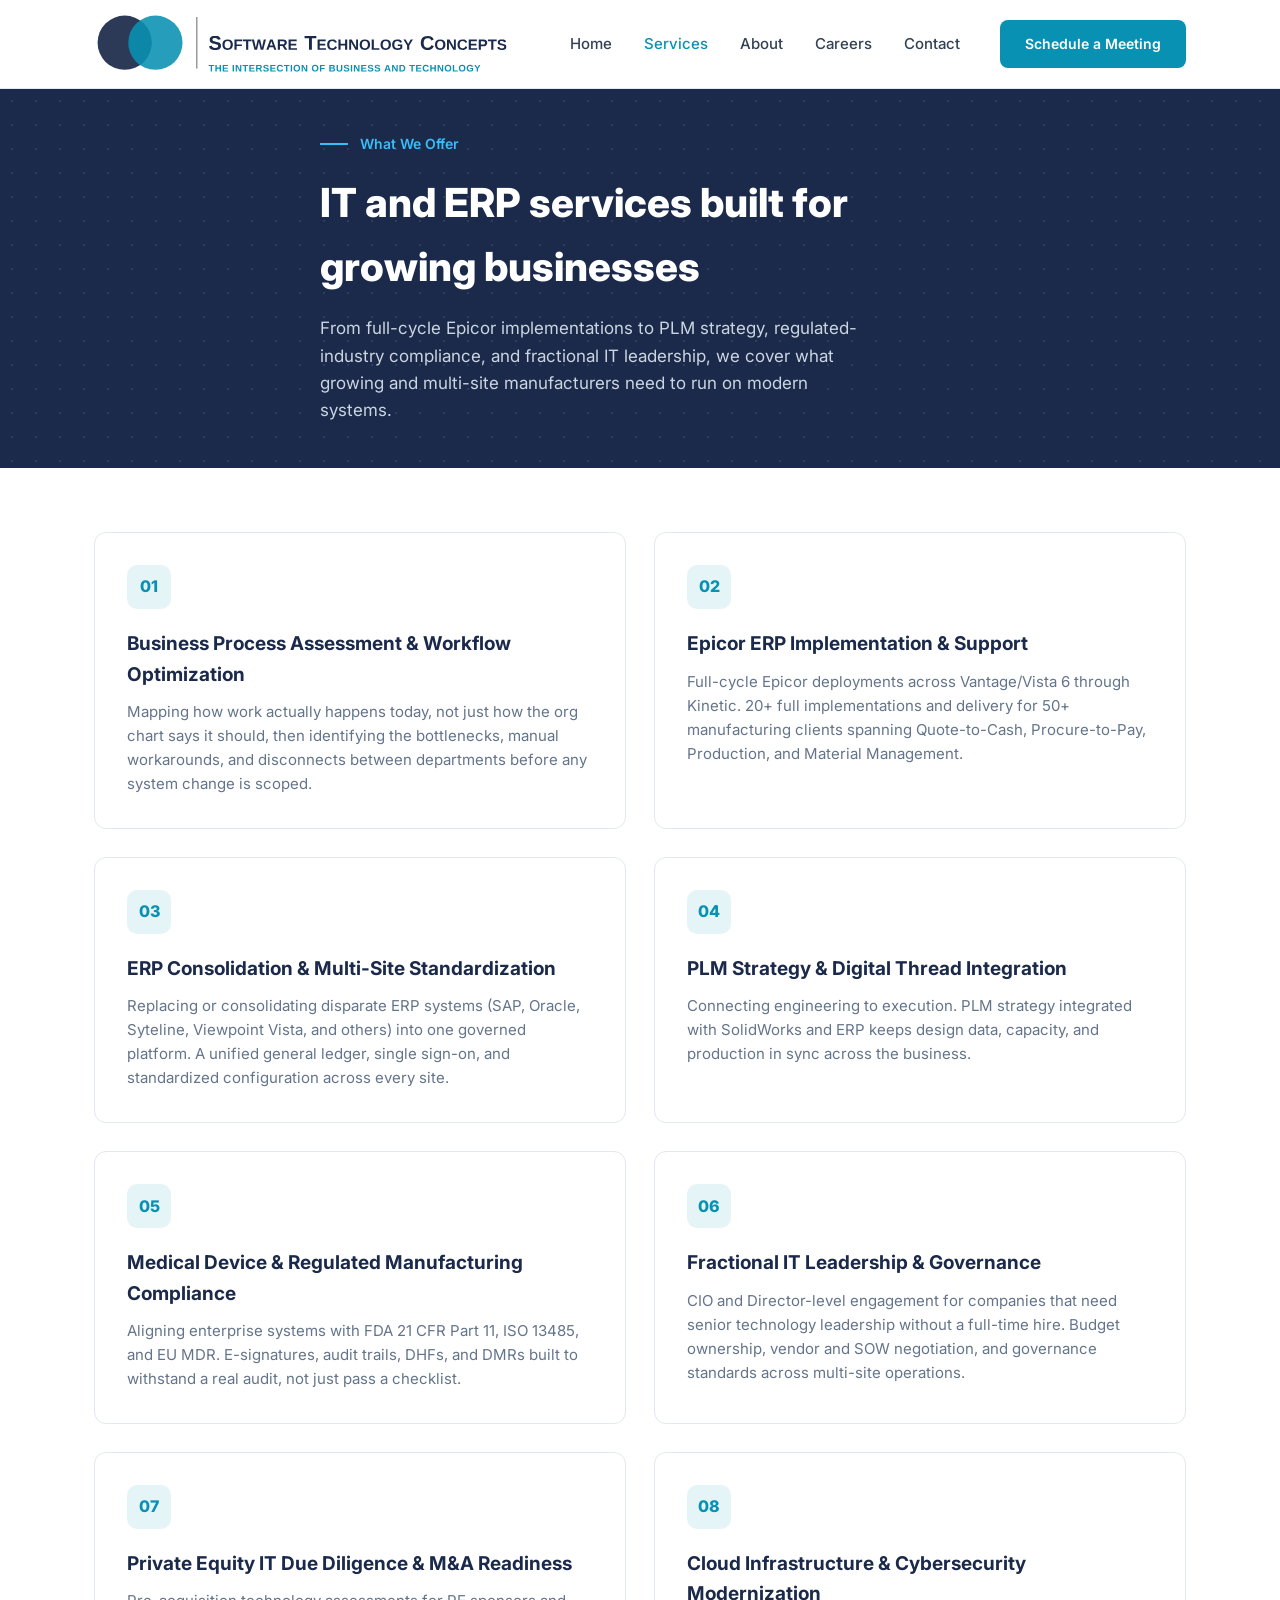
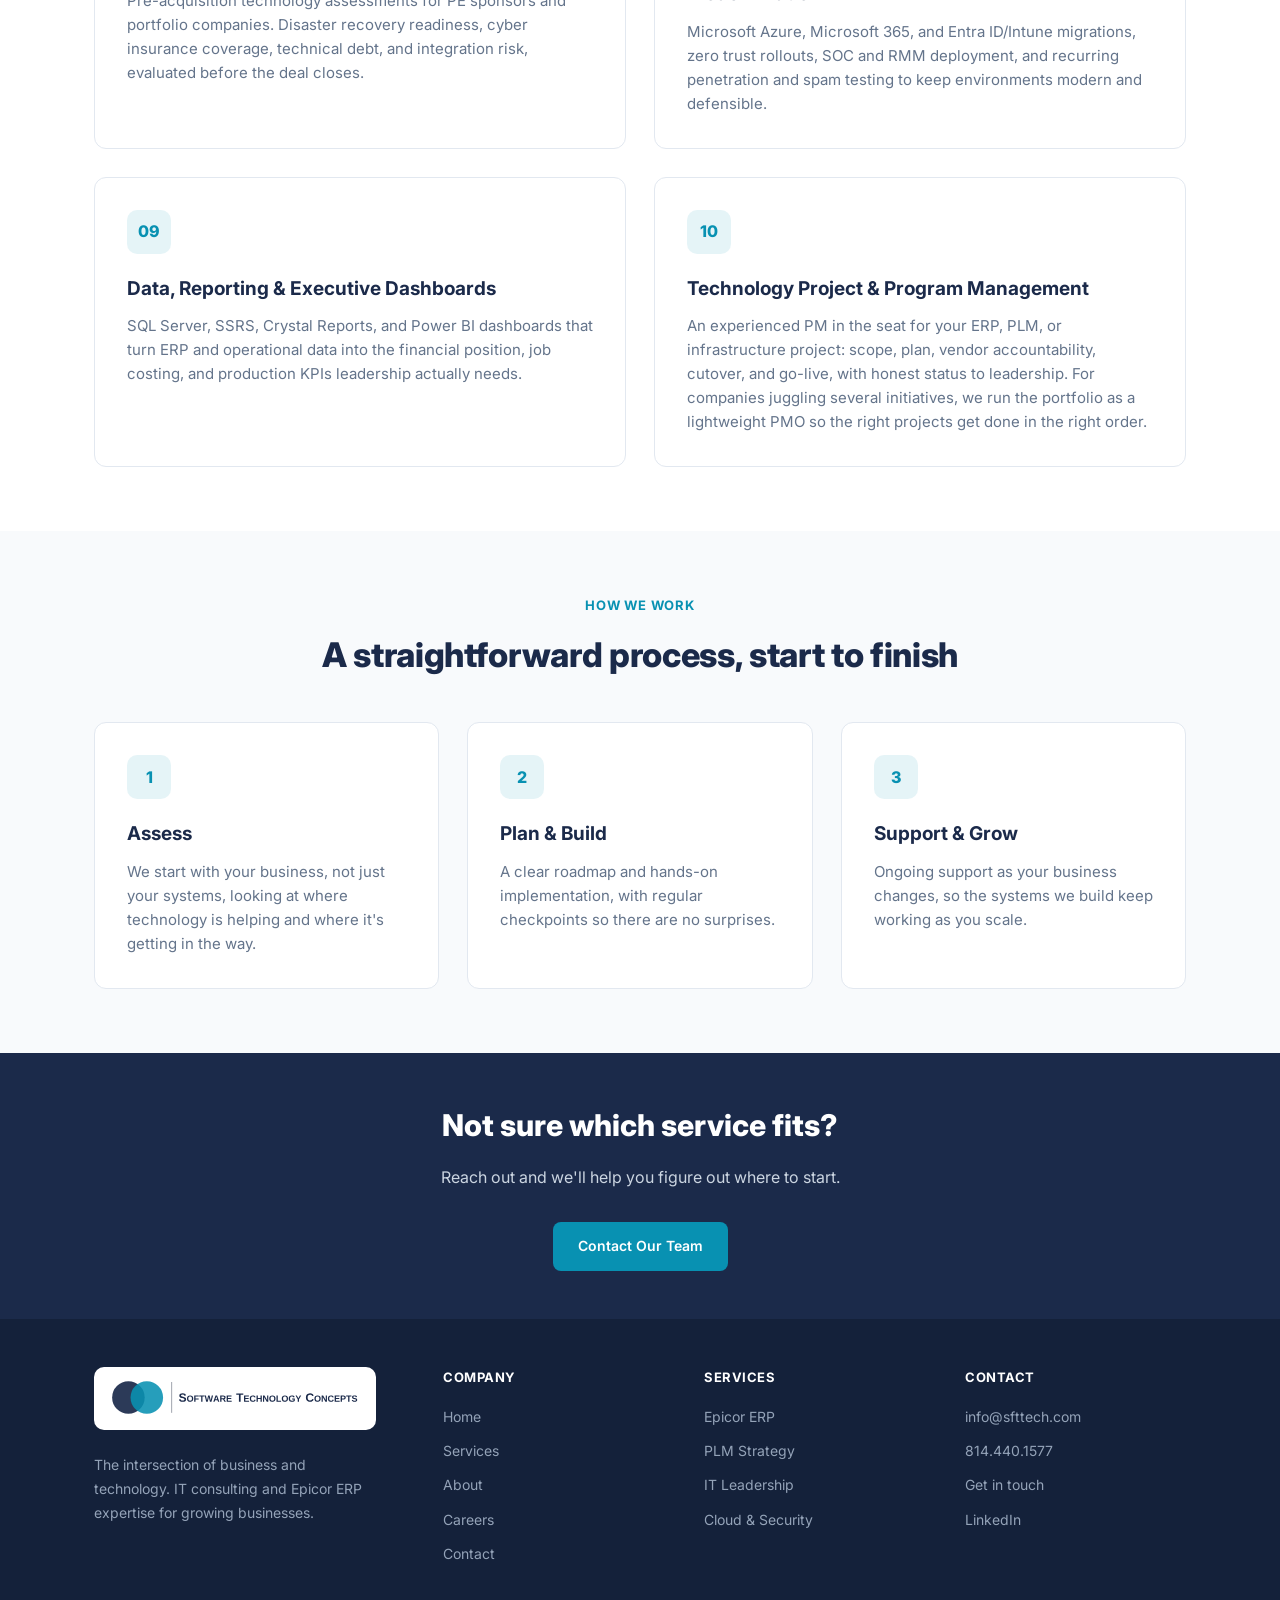
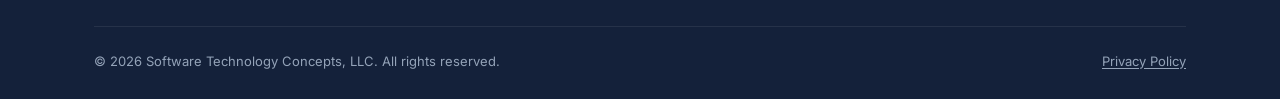
<file: services.html>
<!DOCTYPE html>
<html lang="en">
<head>
<meta charset="UTF-8">
<!-- Google tag (gtag.js) -->
<script async src="https://www.googletagmanager.com/gtag/js?id=G-DPHN141MF4"></script>
<script>
  window.dataLayer = window.dataLayer || [];
  function gtag(){dataLayer.push(arguments);}
  gtag('js', new Date());

  gtag('config', 'G-DPHN141MF4');
</script>

<meta name="viewport" content="width=device-width, initial-scale=1.0">
<title>Services | Software Technology Concepts</title>
<meta name="description" content="Business process assessment, Epicor ERP implementation, ERP consolidation, PLM strategy, regulated-manufacturing compliance, fractional IT leadership, private equity IT due diligence, cloud &amp; cybersecurity modernization, and technology project management.">
<meta property="og:type" content="website">
<meta property="og:title" content="Services | Software Technology Concepts">
<meta property="og:description" content="Business process assessment, Epicor ERP implementation, ERP consolidation, PLM strategy, regulated-manufacturing compliance, fractional IT leadership, private equity IT due diligence, cloud &amp; cybersecurity modernization, and technology project management.">
<meta property="og:url" content="https://sfttech.com/services.html">
<meta property="og:image" content="https://sfttech.com/assets/img/hero-1.jpg">
<meta name="twitter:card" content="summary_large_image">
<meta name="twitter:title" content="Services | Software Technology Concepts">
<meta name="twitter:description" content="Business process assessment, Epicor ERP implementation, ERP consolidation, PLM strategy, regulated-manufacturing compliance, fractional IT leadership, private equity IT due diligence, cloud &amp; cybersecurity modernization, and technology project management.">
<meta name="twitter:image" content="https://sfttech.com/assets/img/hero-1.jpg">
<link rel="canonical" href="https://sfttech.com/services.html">
<link rel="icon" type="image/svg+xml" href="assets/img/icon.svg">
<link rel="icon" type="image/png" sizes="48x48" href="assets/img/favicon.png">
<link rel="apple-touch-icon" sizes="180x180" href="assets/img/apple-touch-icon.png">
<link rel="preconnect" href="https://fonts.googleapis.com">
<link rel="preconnect" href="https://fonts.gstatic.com" crossorigin>
<link href="https://fonts.googleapis.com/css2?family=Inter:wght@400;500;600;700;800&display=swap" rel="stylesheet">
<link rel="stylesheet" href="assets/css/style.css?v=18">
</head>
<body>

<header class="site-header">
  <div class="container">
    <a href="index.html" class="logo-link">
      <img src="assets/img/logo.svg" alt="Software Technology Concepts">
    </a>
    <nav class="main-nav" id="main-nav">
      <ul>
        <li><a href="index.html">Home</a></li>
        <li><a href="services.html" class="active">Services</a></li>
        <li><a href="about.html">About</a></li>
        <li><a href="careers.html">Careers</a></li>
        <li><a href="contact.html">Contact</a></li>
      </ul>
      <a href="booking.html" class="btn btn-primary">Schedule a Meeting</a>
    </nav>
    <button class="nav-toggle" aria-label="Toggle menu" aria-expanded="false" aria-controls="main-nav">
      <span></span><span></span><span></span>
    </button>
  </div>
</header>

<section class="page-hero">
  <div class="container">
    <div class="eyebrow">What We Offer</div>
    <h1>IT and ERP services built for growing businesses</h1>
    <p>From full-cycle Epicor implementations to PLM strategy, regulated-industry compliance, and fractional IT leadership, we cover what growing and multi-site manufacturers need to run on modern systems.</p>
  </div>
</section>

<section>
  <div class="container">
    <div class="grid grid-2">
      <div class="card" id="process-assessment">
        <div class="icon-dot">01</div>
        <h3>Business Process Assessment &amp; Workflow Optimization</h3>
        <p>Mapping how work actually happens today, not just how the org chart says it should, then identifying the bottlenecks, manual workarounds, and disconnects between departments before any system change is scoped.</p>
      </div>
      <div class="card" id="epicor-erp">
        <div class="icon-dot">02</div>
        <h3>Epicor ERP Implementation &amp; Support</h3>
        <p>Full-cycle Epicor deployments across Vantage/Vista 6 through Kinetic. 20+ full implementations and delivery for 50+ manufacturing clients spanning Quote-to-Cash, Procure-to-Pay, Production, and Material Management.</p>
      </div>
      <div class="card" id="erp-consolidation">
        <div class="icon-dot">03</div>
        <h3>ERP Consolidation &amp; Multi-Site Standardization</h3>
        <p>Replacing or consolidating disparate ERP systems (SAP, Oracle, Syteline, Viewpoint Vista, and others) into one governed platform. A unified general ledger, single sign-on, and standardized configuration across every site.</p>
      </div>
      <div class="card" id="plm-strategy">
        <div class="icon-dot">04</div>
        <h3>PLM Strategy &amp; Digital Thread Integration</h3>
        <p>Connecting engineering to execution. PLM strategy integrated with SolidWorks and ERP keeps design data, capacity, and production in sync across the business.</p>
      </div>
      <div class="card" id="regulated-compliance">
        <div class="icon-dot">05</div>
        <h3>Medical Device &amp; Regulated Manufacturing Compliance</h3>
        <p>Aligning enterprise systems with FDA 21 CFR Part 11, ISO 13485, and EU MDR. E-signatures, audit trails, DHFs, and DMRs built to withstand a real audit, not just pass a checklist.</p>
      </div>
      <div class="card" id="it-leadership">
        <div class="icon-dot">06</div>
        <h3>Fractional IT Leadership &amp; Governance</h3>
        <p>CIO and Director-level engagement for companies that need senior technology leadership without a full-time hire. Budget ownership, vendor and SOW negotiation, and governance standards across multi-site operations.</p>
      </div>
      <div class="card" id="pe-due-diligence">
        <div class="icon-dot">07</div>
        <h3>Private Equity IT Due Diligence &amp; M&amp;A Readiness</h3>
        <p>Pre-acquisition technology assessments for PE sponsors and portfolio companies. Disaster recovery readiness, cyber insurance coverage, technical debt, and integration risk, evaluated before the deal closes.</p>
      </div>
      <div class="card" id="cloud-security">
        <div class="icon-dot">08</div>
        <h3>Cloud Infrastructure &amp; Cybersecurity Modernization</h3>
        <p>Microsoft Azure, Microsoft 365, and Entra ID/Intune migrations, zero trust rollouts, SOC and RMM deployment, and recurring penetration and spam testing to keep environments modern and defensible.</p>
      </div>
      <div class="card" id="data-reporting">
        <div class="icon-dot">09</div>
        <h3>Data, Reporting &amp; Executive Dashboards</h3>
        <p>SQL Server, SSRS, Crystal Reports, and Power BI dashboards that turn ERP and operational data into the financial position, job costing, and production KPIs leadership actually needs.</p>
      </div>
      <div class="card" id="project-management">
        <div class="icon-dot">10</div>
        <h3>Technology Project &amp; Program Management</h3>
        <p>An experienced PM in the seat for your ERP, PLM, or infrastructure project: scope, plan, vendor accountability, cutover, and go-live, with honest status to leadership. For companies juggling several initiatives, we run the portfolio as a lightweight PMO so the right projects get done in the right order.</p>
      </div>
    </div>
  </div>
</section>

<section class="section-alt">
  <div class="container">
    <div class="section-header centered" style="margin-left:auto;margin-right:auto;">
      <div class="eyebrow">How we work</div>
      <h2>A straightforward process, start to finish</h2>
    </div>
    <div class="grid grid-3">
      <div class="card">
        <div class="icon-dot">1</div>
        <h3>Assess</h3>
        <p>We start with your business, not just your systems, looking at where technology is helping and where it's getting in the way.</p>
      </div>
      <div class="card">
        <div class="icon-dot">2</div>
        <h3>Plan &amp; Build</h3>
        <p>A clear roadmap and hands-on implementation, with regular checkpoints so there are no surprises.</p>
      </div>
      <div class="card">
        <div class="icon-dot">3</div>
        <h3>Support &amp; Grow</h3>
        <p>Ongoing support as your business changes, so the systems we build keep working as you scale.</p>
      </div>
    </div>
  </div>
</section>

<div class="cta-band">
  <div class="container">
    <h2>Not sure which service fits?</h2>
    <p>Reach out and we'll help you figure out where to start.</p>
    <div class="cta-row">
      <a href="contact.html" class="btn btn-primary">Contact Our Team</a>
    </div>
  </div>
</div>

<footer class="site-footer">
  <div class="container">
    <div class="footer-top">
      <div>
        <div class="footer-logo-badge">
          <img src="assets/img/logo-notagline.svg" alt="Software Technology Concepts">
        </div>
        <p>The intersection of business and technology. IT consulting and Epicor ERP expertise for growing businesses.</p>
      </div>
      <div class="footer-col">
        <h4>Company</h4>
        <ul>
          <li><a href="index.html">Home</a></li>
          <li><a href="services.html">Services</a></li>
          <li><a href="about.html">About</a></li>
          <li><a href="careers.html">Careers</a></li>
          <li><a href="contact.html">Contact</a></li>
        </ul>
      </div>
      <div class="footer-col">
        <h4>Services</h4>
        <ul>
          <li><a href="services.html#epicor-erp">Epicor ERP</a></li>
          <li><a href="services.html#plm-strategy">PLM Strategy</a></li>
          <li><a href="services.html#it-leadership">IT Leadership</a></li>
          <li><a href="services.html#cloud-security">Cloud &amp; Security</a></li>
        </ul>
      </div>
      <div class="footer-col">
        <h4>Contact</h4>
        <ul>
          <li><a href="mailto:info@sfttech.com">info@sfttech.com</a></li>
          <li><a href="tel:+18144401577">814.440.1577</a></li>
          <li><a href="contact.html">Get in touch</a></li>
          <li><a href="https://www.linkedin.com/company/sfttech" target="_blank" rel="noopener">LinkedIn</a></li>
        </ul>
      </div>
    </div>
    <div class="footer-bottom">
      <span>&copy; 2026 Software Technology Concepts, LLC. All rights reserved.</span>
      <span><a href="privacy.html">Privacy Policy</a></span>
    </div>
  </div>
</footer>

<script src="assets/js/main.js?v=18"></script>
</body>
</html>
</file>
<file: assets/css/style.css>
:root {
  --navy: #1B2A4A;
  --navy-dark: #14213a;
  --teal: #0891B2;
  --teal-light: #38BDF8;
  --gray-50: #F8FAFC;
  --gray-100: #F1F5F9;
  --gray-200: #E2E8F0;
  --gray-500: #64748B;
  --gray-700: #334155;
  --white: #FFFFFF;
  --radius: 8px;
  --max-width: 1140px;
  --shadow: 0 1px 2px rgba(15, 23, 42, 0.06), 0 1px 3px rgba(15, 23, 42, 0.08);
}

* { box-sizing: border-box; margin: 0; padding: 0; }

html { scroll-behavior: smooth; }
[id] { scroll-margin-top: 100px; }

body {
  font-family: 'Inter', -apple-system, BlinkMacSystemFont, 'Segoe UI', Helvetica, Arial, sans-serif;
  color: var(--gray-700);
  background: var(--white);
  line-height: 1.6;
  -webkit-font-smoothing: antialiased;
}

img { max-width: 100%; display: block; }
a { color: inherit; text-decoration: none; }
ul { list-style: none; }

.container {
  max-width: var(--max-width);
  margin: 0 auto;
  padding: 0 24px;
}

/* ---- Header ---- */
.site-header {
  position: sticky;
  top: 0;
  z-index: 50;
  background: var(--white);
  border-bottom: 1px solid var(--gray-200);
}

.site-header .container {
  display: flex;
  align-items: center;
  justify-content: space-between;
  height: 88px;
}

.logo-link img { height: 65px; width: auto; }

.main-nav { display: flex; align-items: center; gap: 40px; }

.main-nav ul { display: flex; gap: 32px; }

.main-nav a:not(.btn) {
  font-size: 15px;
  font-weight: 500;
  color: var(--gray-700);
  transition: color 0.15s ease;
}

.main-nav a:not(.btn):hover, .main-nav a.active { color: var(--teal); }

.btn {
  display: inline-block;
  font-weight: 600;
  font-size: 14px;
  padding: 12px 24px;
  border-radius: var(--radius);
  transition: all 0.15s ease;
  border: 1.5px solid transparent;
  cursor: pointer;
  white-space: nowrap;
}

.btn-primary { background: var(--teal); color: var(--white); }
.btn-primary:hover { background: #077390; }

.btn-outline-dark { border-color: var(--navy); color: var(--navy); background: transparent; }
.btn-outline-dark:hover { background: var(--navy); color: var(--white); }

.btn-outline-light { border-color: rgba(255,255,255,0.4); color: var(--white); background: transparent; }
.btn-outline-light:hover { background: rgba(255,255,255,0.1); border-color: var(--white); }

.nav-toggle {
  display: none;
  background: none;
  border: none;
  cursor: pointer;
  padding: 8px;
}
.nav-toggle span {
  display: block;
  width: 22px;
  height: 2px;
  background: var(--navy);
  margin: 4px 0;
}

/* ---- Hero ---- */
.hero {
  background-color: var(--navy);
  background-image: radial-gradient(circle, rgba(255,255,255,0.09) 1px, transparent 1px);
  background-size: 24px 24px;
  padding: 72px 0 64px;
  position: relative;
}

.hero .eyebrow {
  display: flex;
  align-items: center;
  gap: 12px;
  color: var(--teal-light);
  font-size: 14px;
  font-weight: 600;
  letter-spacing: 0.02em;
  margin-bottom: 20px;
}
.hero .eyebrow::before {
  content: "";
  display: block;
  width: 28px;
  height: 1.5px;
  background: var(--teal-light);
}

.hero h1 {
  font-size: 52px;
  line-height: 1.1;
  font-weight: 800;
  color: var(--white);
  max-width: 720px;
  margin-bottom: 24px;
  letter-spacing: -0.01em;
}
.hero h1 .accent { color: var(--teal-light); display: block; }

.hero p {
  font-size: 18px;
  color: #CBD5E1;
  max-width: 560px;
  margin-bottom: 36px;
}

.hero .cta-row { display: flex; gap: 16px; flex-wrap: wrap; }
.hero .btn { padding: 14px 28px; font-size: 15px; }

/* ---- Hero graphic + News box ---- */
.hero-grid {
  display: grid;
  grid-template-columns: 1fr 0.49fr;
  gap: 48px;
  align-items: center;
}
.hero-graphic { position: relative; }
.hero-graphic-stack {
  position: relative;
  width: 100%;
  height: 330px;
  border-radius: 14px;
  overflow: hidden;
  background-color: var(--navy-dark);
  box-shadow: 0 20px 48px rgba(15,23,42,0.35);
}
.hero-graphic-img {
  position: absolute;
  inset: 0;
  background-color: var(--navy-dark);
  background-size: cover;
  background-position: center;
  opacity: 0;
  transition: opacity 0.8s ease;
}
.hero-graphic-img.active { opacity: 1; }
@media (prefers-reduced-motion: reduce) {
  .hero-graphic-img { transition: none; }
}
.news-box {
  position: absolute;
  left: -24px;
  bottom: -24px;
  width: 270px;
  background: var(--navy-dark);
  border: 1.5px solid rgba(255,255,255,0.4);
  border-radius: 11px;
  padding: 20px 22px;
  box-shadow: 0 12px 32px rgba(15,23,42,0.4);
}
.news-label {
  display: inline-block;
  font-size: 10px;
  font-weight: 700;
  letter-spacing: 0.07em;
  text-transform: uppercase;
  color: var(--teal-light);
  border: 1px solid var(--teal-light);
  border-radius: 999px;
  padding: 3px 10px;
  margin-bottom: 11px;
}
.news-rotator { position: relative; min-height: 56px; }
.news-item {
  position: absolute;
  inset: 0;
  color: var(--white);
  font-size: 14px;
  font-weight: 600;
  line-height: 1.45;
  opacity: 0;
  transition: opacity 0.5s ease;
}
.news-item.active { opacity: 1; }
@media (prefers-reduced-motion: reduce) {
  .news-item { transition: none; }
}
@media (max-width: 900px) {
  .hero-grid { grid-template-columns: 1fr; gap: 40px; }
  .hero-graphic-stack { height: 240px; }
  .news-box { left: 0; bottom: -20px; width: calc(100% - 40px); }
}

/* ---- Sections ---- */
section { padding: 64px 0; }
.section-alt { background: var(--gray-50); }

.section-header { max-width: 640px; margin-bottom: 40px; }
.section-header .eyebrow {
  color: var(--teal);
  font-weight: 700;
  font-size: 13px;
  letter-spacing: 0.06em;
  text-transform: uppercase;
  margin-bottom: 12px;
}
.section-header h2 {
  font-size: 34px;
  font-weight: 800;
  color: var(--navy);
  letter-spacing: -0.01em;
}
.section-header p { margin-top: 16px; font-size: 17px; color: var(--gray-500); }
.section-header.centered { margin-left: auto; margin-right: auto; text-align: center; }

/* ---- Cards / Grid ---- */
.grid { display: grid; gap: 28px; }
.grid-3 { grid-template-columns: repeat(3, 1fr); }
.grid-2 { grid-template-columns: repeat(2, 1fr); }

.card {
  background: var(--white);
  border: 1px solid var(--gray-200);
  border-radius: 12px;
  padding: 32px;
  transition: box-shadow 0.15s ease, transform 0.15s ease;
}
.card:hover { box-shadow: var(--shadow); transform: translateY(-2px); }

.card .icon-dot {
  width: 44px;
  height: 44px;
  border-radius: 10px;
  background: rgba(8,145,178,0.1);
  display: flex;
  align-items: center;
  justify-content: center;
  color: var(--teal);
  font-weight: 800;
  font-size: 16px;
  margin-bottom: 20px;
}

.card h3 { font-size: 19px; font-weight: 700; color: var(--navy); margin-bottom: 10px; }
.card p { font-size: 15px; color: var(--gray-500); }

/* ---- Stats ---- */
.stats { display: flex; gap: 48px; flex-wrap: wrap; }
.stat .num { font-size: 36px; font-weight: 800; color: var(--navy); }
.stat .label { font-size: 14px; color: var(--gray-500); margin-top: 4px; }

/* ---- CTA band ---- */
.cta-band {
  background: var(--navy);
  padding: 48px 0;
  text-align: center;
}
.cta-band h2 { color: var(--white); font-size: 30px; font-weight: 800; margin-bottom: 16px; }
.cta-band p { color: #CBD5E1; font-size: 16px; margin-bottom: 32px; }
.cta-band .cta-row { display: flex; gap: 16px; justify-content: center; flex-wrap: wrap; }

/* ---- Footer ---- */
.site-footer { background: var(--navy-dark); color: #94A3B8; padding: 48px 0 28px; }
.footer-top {
  display: grid;
  grid-template-columns: 1.4fr 1fr 1fr 1fr;
  gap: 40px;
  padding-bottom: 48px;
  border-bottom: 1px solid rgba(255,255,255,0.08);
}
.footer-logo-badge {
  display: inline-block;
  background: var(--white);
  padding: 12px 16px;
  border-radius: 10px;
  margin-bottom: 16px;
}
.footer-logo-badge img { height: 39px; display: block; }
.footer-top p { font-size: 14px; line-height: 1.7; max-width: 280px; }
.footer-col h4 { color: var(--white); font-size: 13px; font-weight: 700; letter-spacing: 0.04em; text-transform: uppercase; margin-bottom: 18px; }
.footer-col li { margin-bottom: 12px; font-size: 14px; }
.footer-col a:hover { color: var(--white); }
.footer-bottom { padding-top: 24px; font-size: 13px; display: flex; justify-content: space-between; flex-wrap: wrap; gap: 12px; }
.footer-bottom a { text-decoration: underline; text-underline-offset: 2px; }
.footer-bottom a:hover { color: var(--white); }

/* ---- Page hero (inner pages) ---- */
.page-hero {
  background-color: var(--navy);
  background-image: radial-gradient(circle, rgba(255,255,255,0.09) 1px, transparent 1px);
  background-size: 24px 24px;
  padding: 44px 0;
  min-height: 220px;
  display: flex;
  align-items: center;
}
.page-hero .eyebrow {
  color: var(--teal-light); font-size: 14px; font-weight: 600; margin-bottom: 16px;
  display: flex; align-items: center; gap: 12px;
}
.page-hero .eyebrow::before { content: ""; display: block; width: 28px; height: 1.5px; background: var(--teal-light); }
.page-hero h1 { color: var(--white); font-size: 40px; font-weight: 800; max-width: 640px; }
.page-hero p { color: #CBD5E1; font-size: 17px; margin-top: 16px; max-width: 560px; }

/* ---- Booking page ---- */
.booking-section { padding: 40px 0 64px; }
.booking-frame {
  width: 100%;
  max-width: var(--max-width);
  margin: 0 auto;
  padding: 0 24px;
}
.booking-frame iframe {
  width: 100%;
  height: 900px;
  border: 0;
  display: block;
}
@media (max-width: 720px) {
  .booking-frame iframe { height: 1100px; }
}

/* ---- Forms ---- */
.form-grid { display: grid; grid-template-columns: 1fr 1fr; gap: 20px; }
.form-field { display: flex; flex-direction: column; gap: 8px; margin-bottom: 20px; }
.form-field.full { grid-column: 1 / -1; }
.form-field label { font-size: 14px; font-weight: 600; color: var(--navy); }
.form-field input, .form-field textarea {
  border: 1.5px solid var(--gray-200);
  border-radius: var(--radius);
  padding: 12px 14px;
  font-size: 15px;
  font-family: inherit;
  color: var(--gray-700);
}
.form-field input:focus, .form-field textarea:focus {
  outline: none;
  border-color: var(--teal);
}
.form-field select {
  border: 1.5px solid var(--gray-200);
  border-radius: var(--radius);
  padding: 12px 14px;
  font-size: 15px;
  font-family: inherit;
  color: var(--gray-700);
  background: var(--white);
}
.form-field select:focus { outline: none; border-color: var(--teal); }
.form-field input[type="file"] {
  border: 1.5px dashed var(--gray-200);
  border-radius: var(--radius);
  padding: 12px 14px;
  font-size: 14px;
  font-family: inherit;
  color: var(--gray-500);
  background: var(--gray-50);
}
.form-field input[type="file"]:focus { outline: none; border-color: var(--teal); }
.form-note { font-size: 13px; color: var(--gray-500); margin-top: 8px; }

/* Careers: "Applying for: X" chip shown once a visitor picks a position */
.section-header .selected-position-banner {
  display: inline-block;
  margin-top: 14px;
  padding: 8px 14px;
  border-radius: 999px;
  background: rgba(8, 145, 178, 0.1);
  color: var(--teal);
  font-weight: 600;
  font-size: 14px;
}
.section-header .selected-position-banner[hidden] { display: none; }

/* ---- Multiselect ---- */
.multiselect { position: relative; }
.multiselect-trigger {
  width: 100%;
  display: flex;
  align-items: center;
  justify-content: space-between;
  border: 1.5px solid var(--gray-200);
  border-radius: var(--radius);
  padding: 12px 14px;
  font-size: 15px;
  font-family: inherit;
  color: var(--gray-500);
  background: var(--white);
  cursor: pointer;
  text-align: left;
}
.multiselect-trigger:focus { outline: none; border-color: var(--teal); }
.multiselect.open .multiselect-trigger { border-color: var(--teal); }
.multiselect-trigger.has-selection { color: var(--gray-700); }
.multiselect-placeholder {
  overflow: hidden;
  text-overflow: ellipsis;
  white-space: nowrap;
}
.multiselect-caret {
  width: 18px;
  height: 18px;
  flex-shrink: 0;
  margin-left: 8px;
  color: var(--gray-500);
  transition: transform 0.15s ease;
}
.multiselect.open .multiselect-caret { transform: rotate(180deg); }
.multiselect-panel {
  display: none;
  position: absolute;
  top: calc(100% + 6px);
  left: 0;
  right: 0;
  background: var(--white);
  border: 1.5px solid var(--gray-200);
  border-radius: var(--radius);
  box-shadow: var(--shadow);
  padding: 8px;
  max-height: 280px;
  overflow-y: auto;
  z-index: 20;
}
.multiselect.open .multiselect-panel { display: block; }
.multiselect-option {
  display: flex;
  align-items: center;
  gap: 10px;
  padding: 10px;
  border-radius: 6px;
  font-size: 14px;
  color: var(--gray-700);
  cursor: pointer;
}
.multiselect-option:hover { background: var(--gray-50); }
.multiselect-option input {
  accent-color: var(--teal);
  width: 16px;
  height: 16px;
  flex-shrink: 0;
}

.contact-side { display: flex; flex-direction: column; gap: 16px; }
.contact-info-card {
  background: var(--gray-50);
  border: 1px solid var(--gray-200);
  border-radius: 12px;
  padding: 22px;
}
.contact-info-card .item-row { display: flex; gap: 20px; margin-bottom: 14px; }
.contact-info-card .item-row .item { margin-bottom: 0; flex: 1; min-width: 0; }
.contact-info-card .item { display: flex; gap: 14px; margin-bottom: 14px; }
.contact-info-card .item:last-child { margin-bottom: 0; }
.contact-info-card .item .label { font-size: 13px; font-weight: 700; color: var(--teal); text-transform: uppercase; letter-spacing: 0.04em; margin-bottom: 4px; }
.contact-info-card .item .value { font-size: 15px; color: var(--navy); font-weight: 500; }
.contact-info-card .item .value a:hover, .footer-col a:hover { text-decoration: underline; text-underline-offset: 2px; }
.map-embed {
  margin-top: 14px;
  border-radius: 8px;
  overflow: hidden;
  border: 1px solid var(--gray-200);
}
.map-embed iframe {
  width: 100%;
  height: 130px;
  border: 0;
  display: block;
}

.booking-cta-card {
  background: linear-gradient(135deg, var(--navy), var(--navy-dark));
  border-radius: 12px;
  padding: 22px;
}
.booking-cta-card .label {
  font-size: 13px;
  font-weight: 700;
  color: var(--teal-light);
  text-transform: uppercase;
  letter-spacing: 0.04em;
  margin-bottom: 6px;
}
.booking-cta-card h3 { color: var(--white); font-size: 18px; font-weight: 800; margin-bottom: 6px; }
.booking-cta-card p { color: rgba(255,255,255,0.75); font-size: 14px; line-height: 1.5; margin-bottom: 14px; }

/* ---- Timeline (about) ---- */
.timeline { border-left: 2px solid var(--gray-200); padding-left: 32px; display: flex; flex-direction: column; gap: 36px; }
.timeline-item { position: relative; }
.timeline-item::before {
  content: "";
  position: absolute;
  left: -38px;
  top: 4px;
  width: 12px;
  height: 12px;
  border-radius: 50%;
  background: var(--teal);
  border: 3px solid var(--white);
  box-shadow: 0 0 0 2px var(--teal);
}
.timeline-item .year { font-size: 13px; font-weight: 700; color: var(--teal); margin-bottom: 6px; }
.timeline-item h3 { font-size: 18px; font-weight: 700; color: var(--navy); margin-bottom: 6px; }
.timeline-item p { font-size: 15px; color: var(--gray-500); }

@media (max-width: 900px) {
  .hero h1 { font-size: 38px; }
  .grid-3 { grid-template-columns: 1fr 1fr; }
  .footer-top { grid-template-columns: 1fr 1fr; }
  .form-grid { grid-template-columns: 1fr; }
}

@media (max-width: 1024px) {
  .site-header .container { height: 59px; }
  .logo-link img { height: 37px; width: auto; }
  .nav-toggle { display: block; }
  /* On small screens the whole nav becomes a dropdown panel under the header. */
  .main-nav { display: none; }
  .main-nav.open {
    display: flex;
    flex-direction: column;
    align-items: stretch;
    gap: 0;
    position: absolute;
    top: 59px;
    left: 0;
    right: 0;
    background: var(--white);
    padding: 8px 24px 24px;
    border-bottom: 1px solid var(--gray-200);
    box-shadow: 0 12px 24px rgba(15,23,42,0.08);
  }
  .main-nav.open ul { display: flex; flex-direction: column; gap: 0; }
  .main-nav.open li a:not(.btn) { display: block; padding: 14px 0; border-bottom: 1px solid var(--gray-100); font-size: 16px; }
  .main-nav.open .btn { display: block; text-align: center; margin-top: 20px; }
}

@media (max-width: 480px) {
  .contact-info-card .item-row { flex-direction: column; gap: 24px; }
}

@media (max-width: 720px) {
  .grid-3, .grid-2 { grid-template-columns: 1fr; }
  .footer-top { grid-template-columns: 1fr; }
  .stats { gap: 28px; }
  .hero h1 { font-size: 32px; }
  .page-hero h1 { font-size: 30px; }
}

.form-field label .optional { font-weight: 400; color: var(--gray-500); }
</file>
